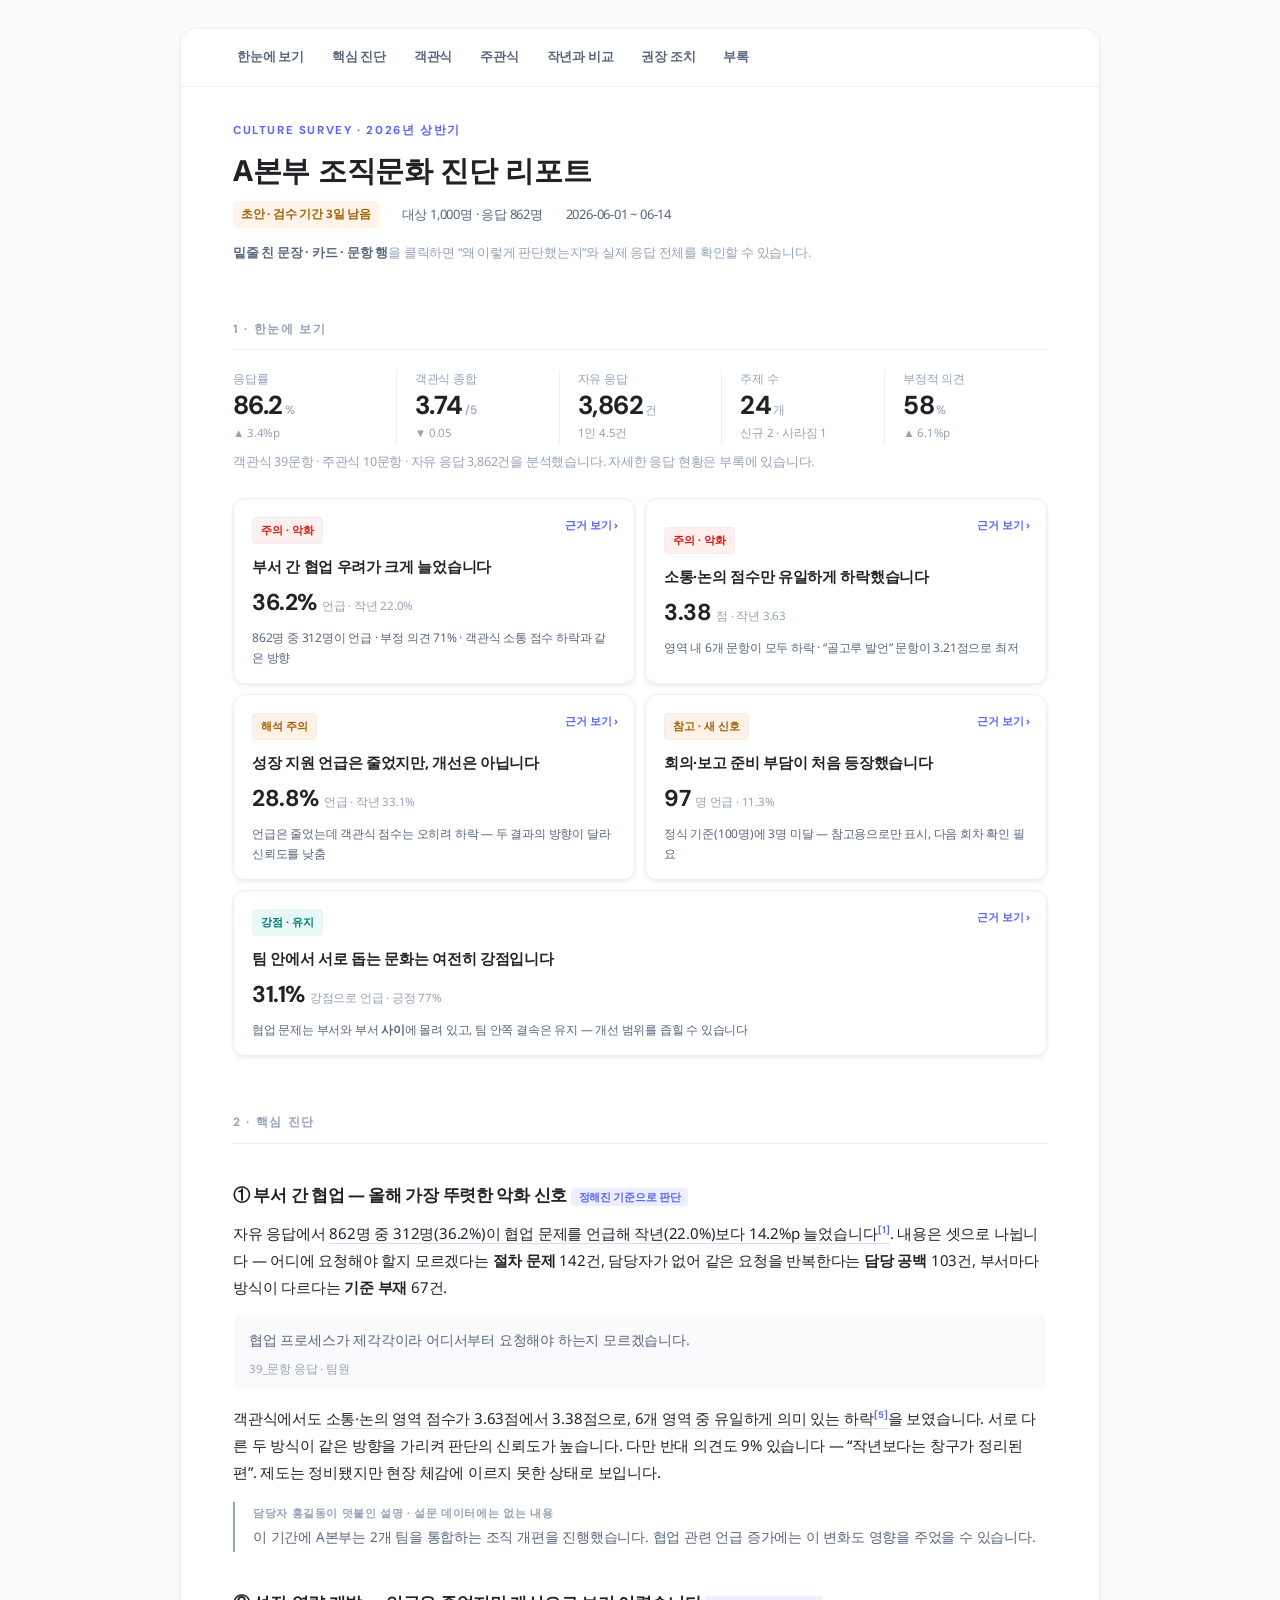
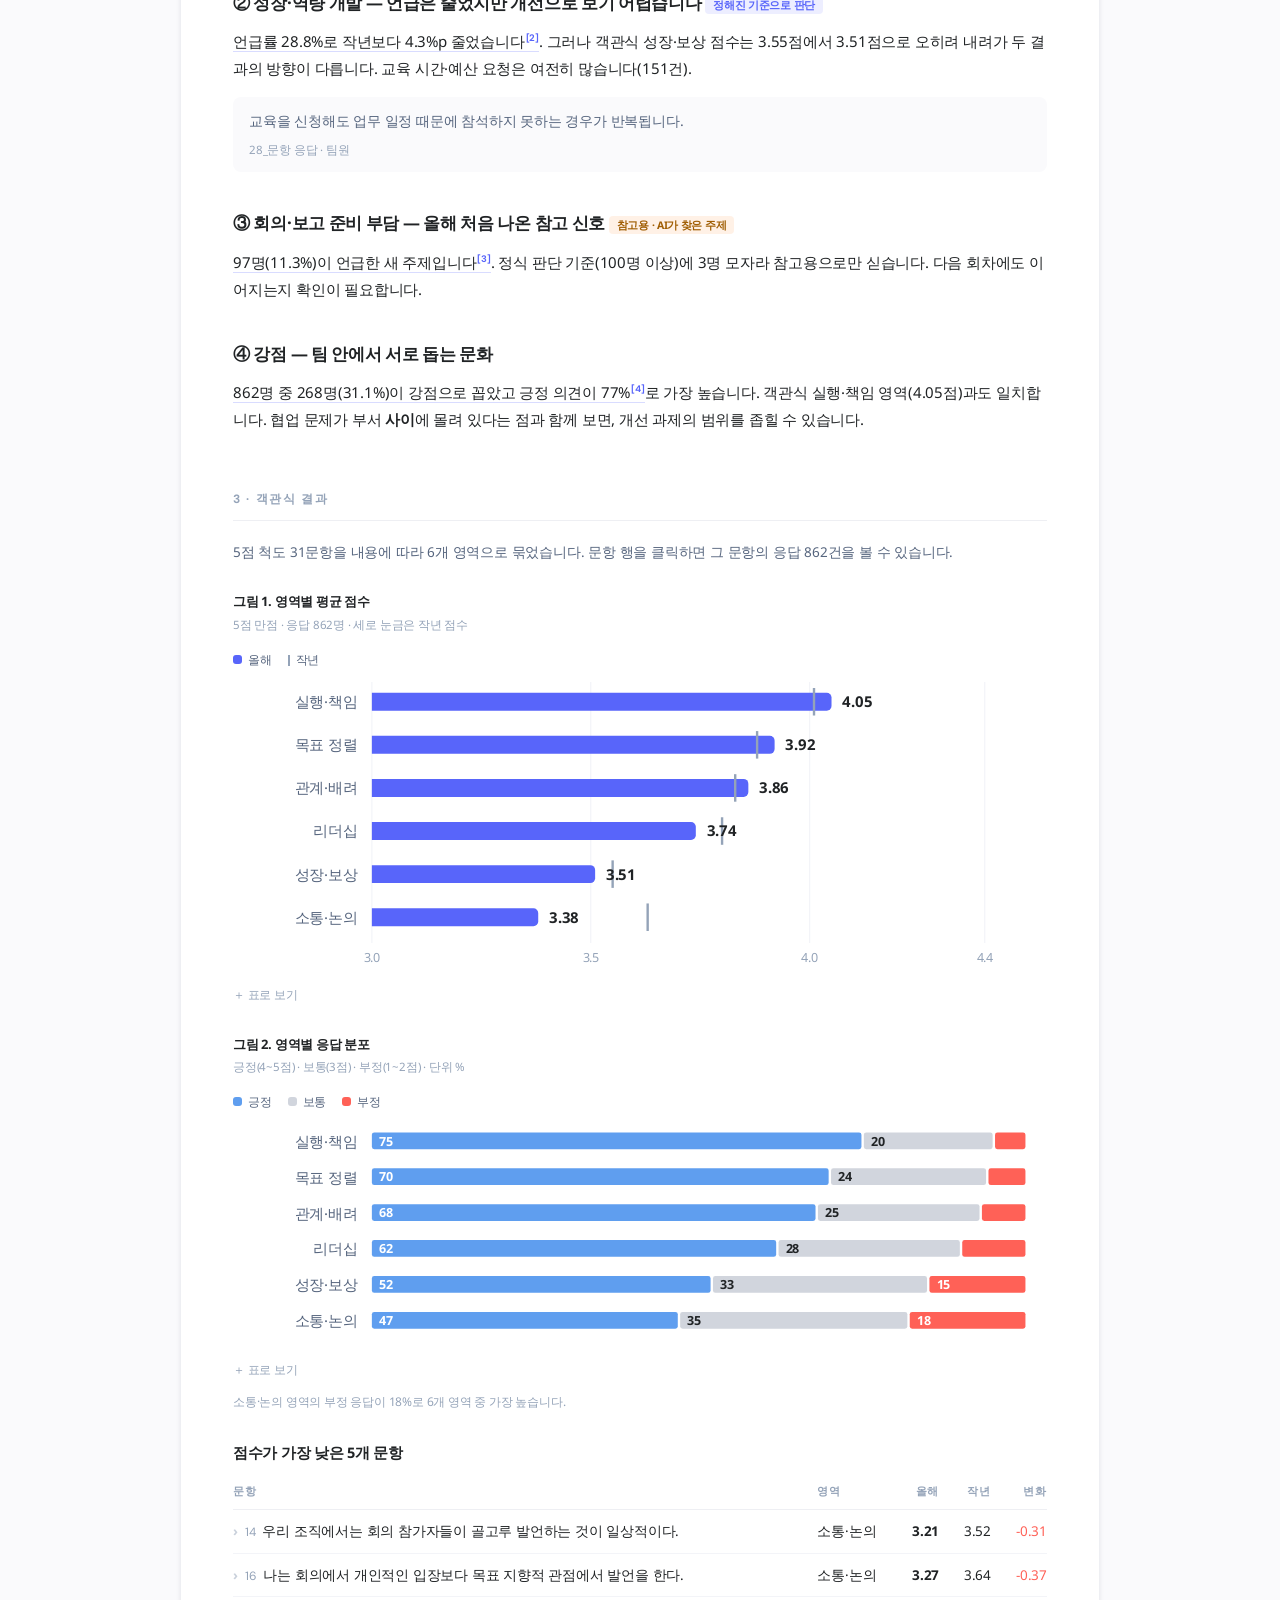
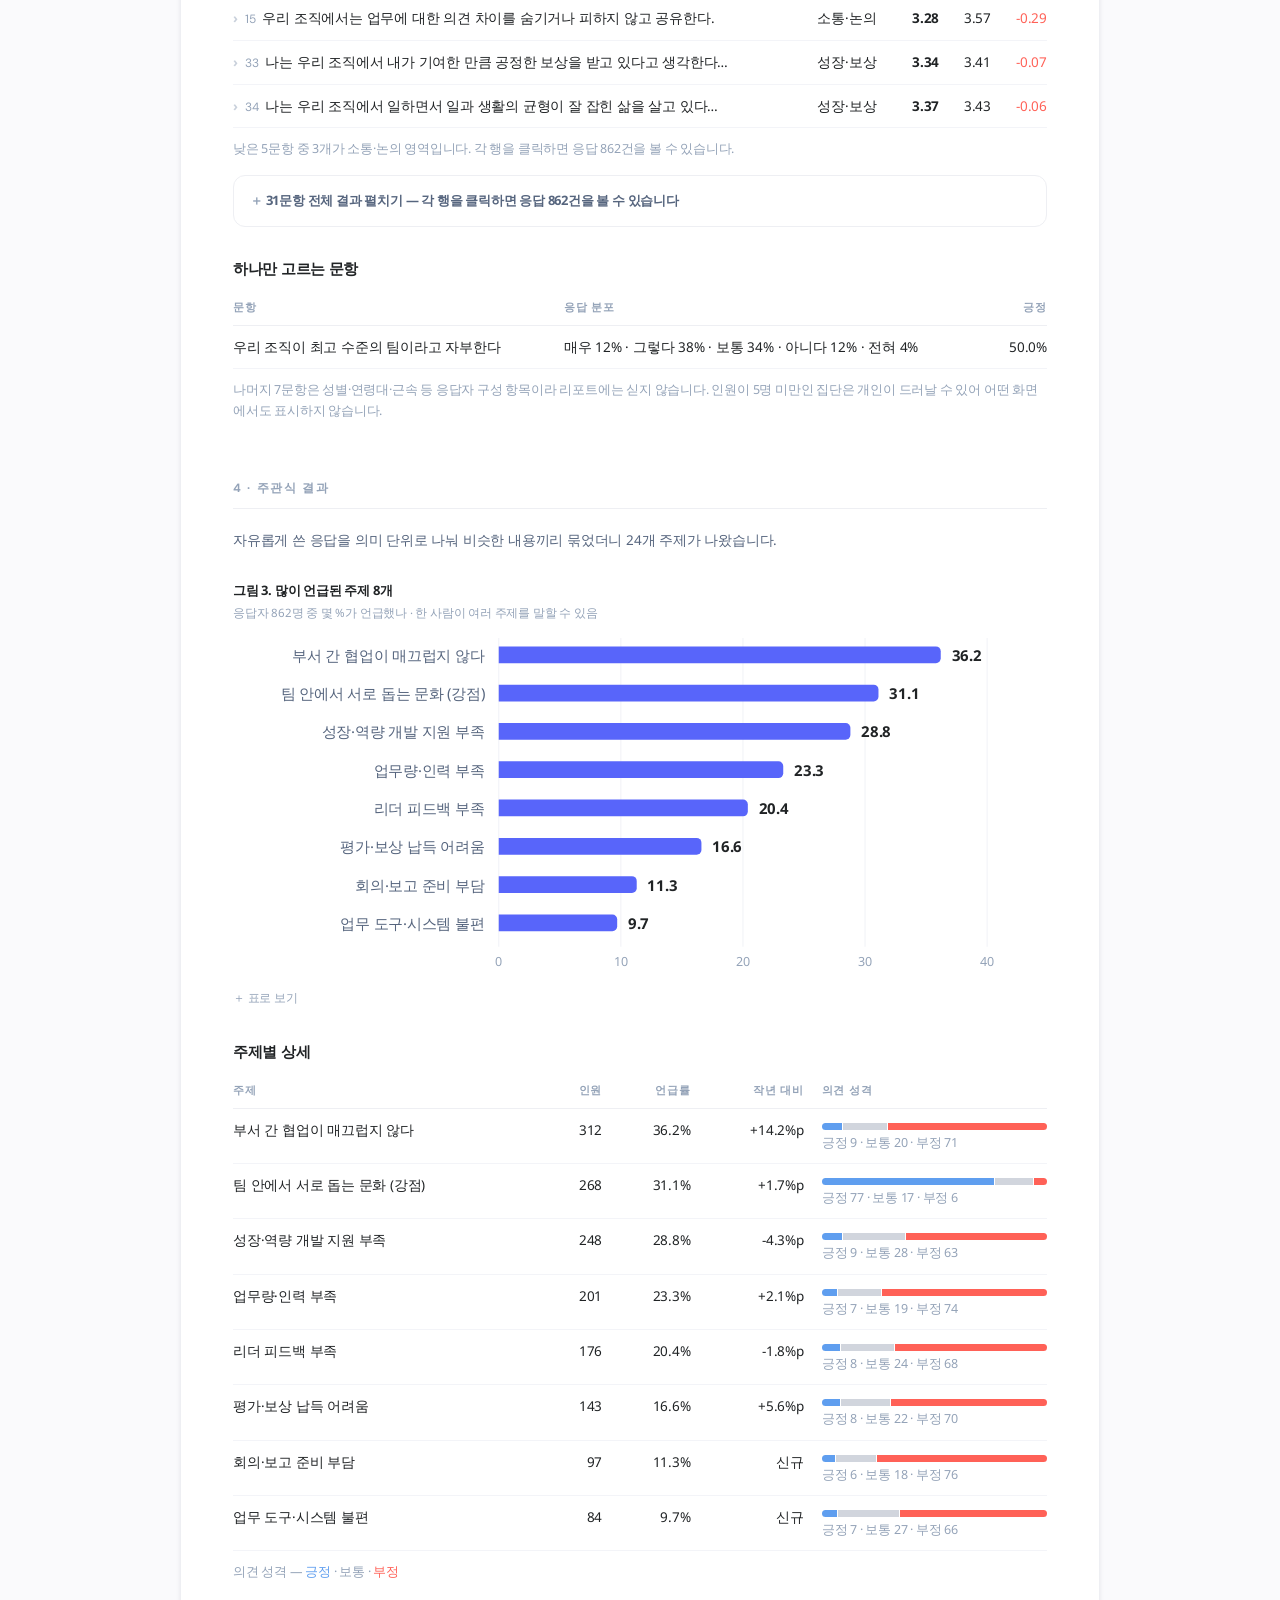
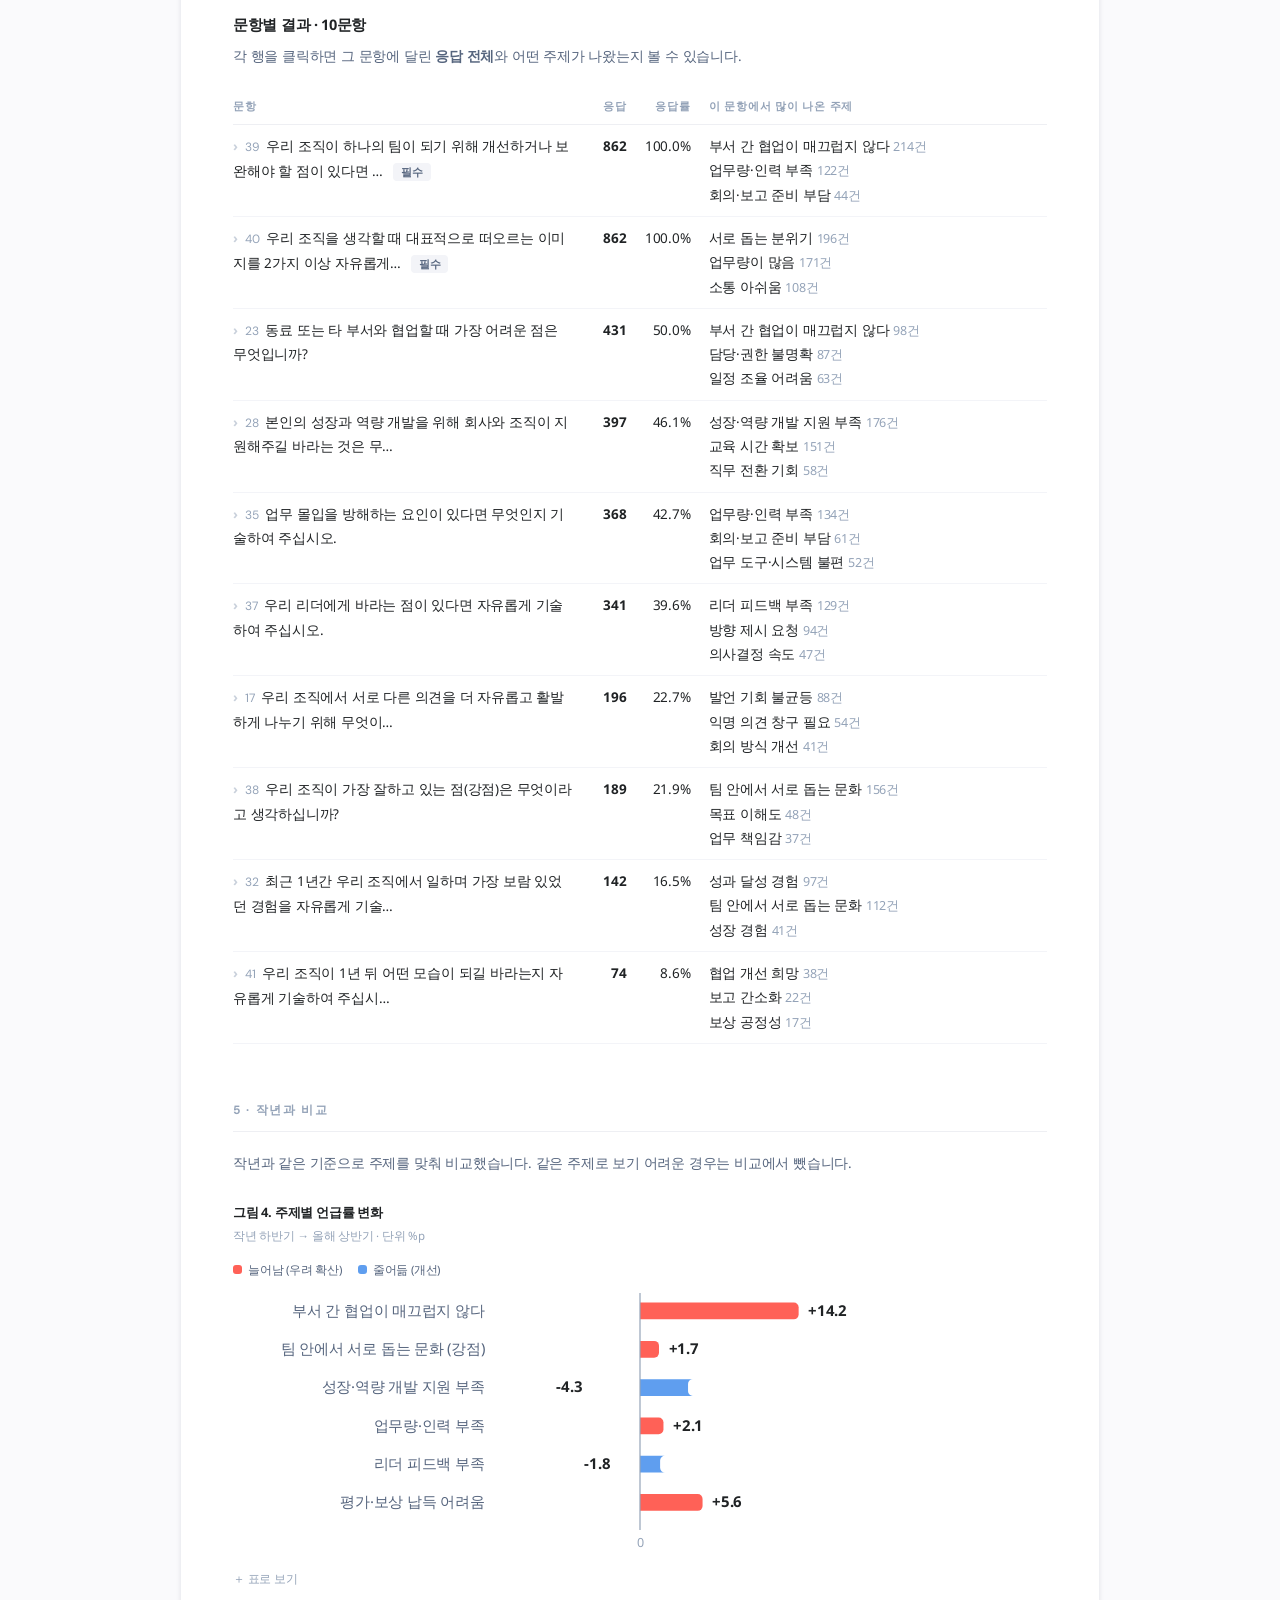
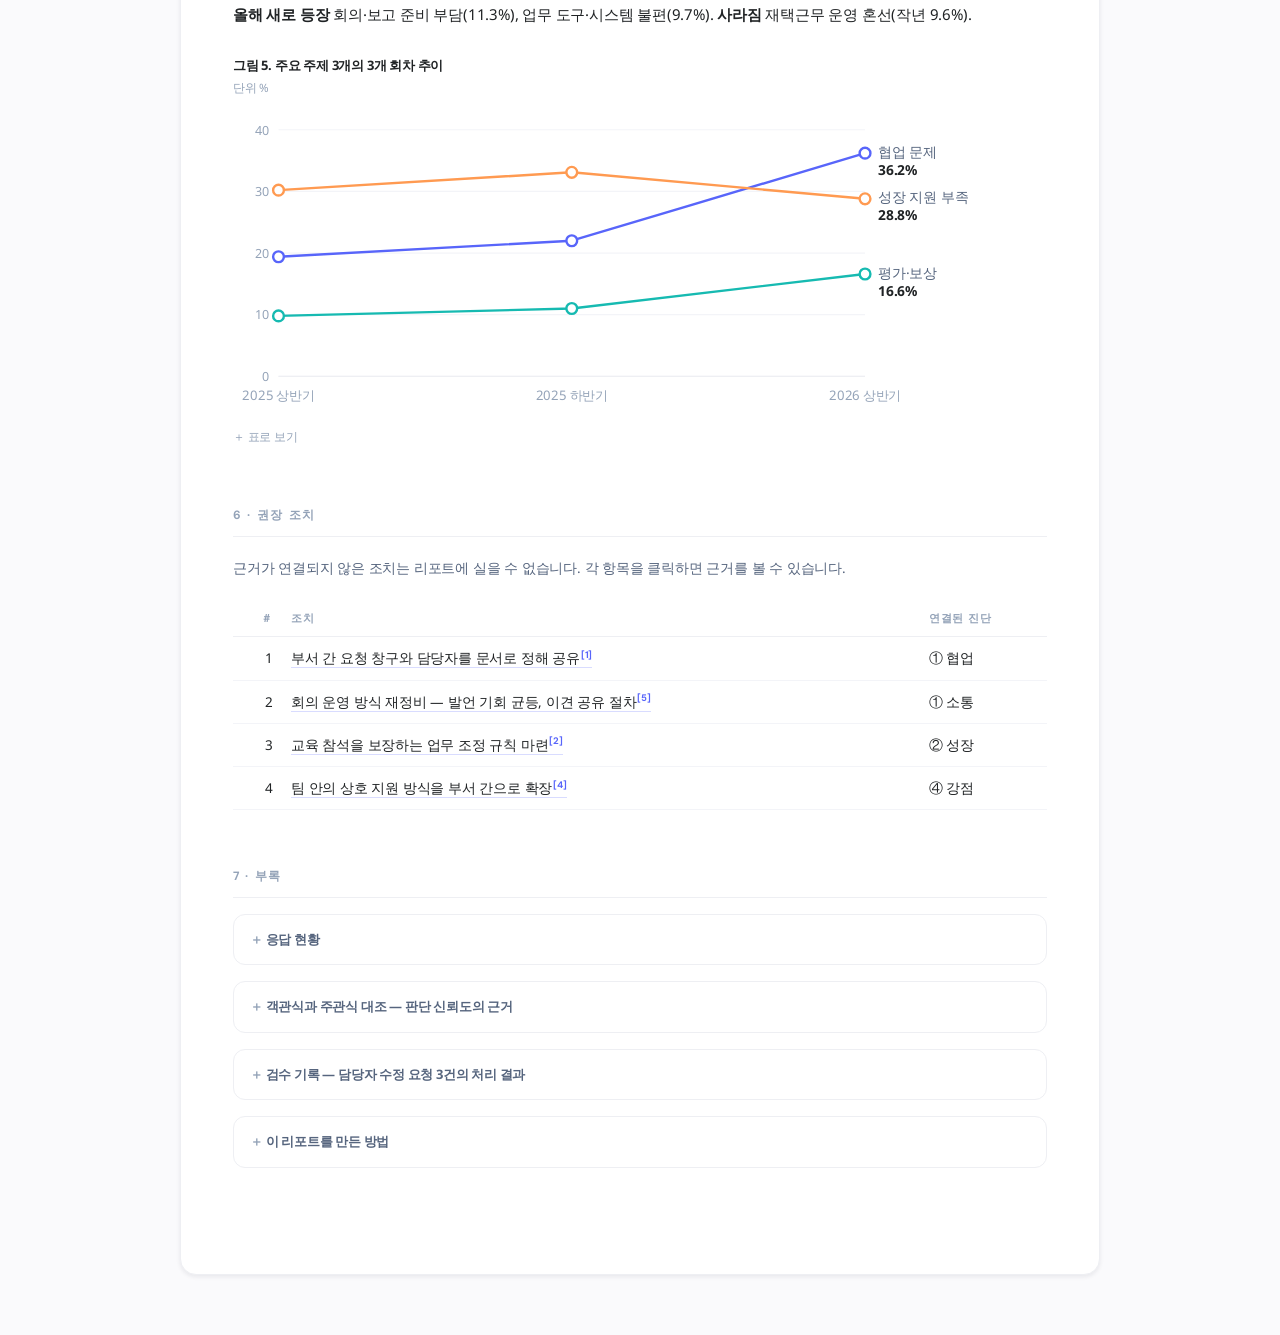
<file: guide/report-evidence-review-v2.html>
<!doctype html>
<html lang="ko">
<head>
<meta charset="utf-8">
<meta name="viewport" content="width=device-width, initial-scale=1">
<title>A본부 조직문화 진단 리포트 (초안)</title>
<link rel="preconnect" href="https://fonts.googleapis.com">
<link href="https://fonts.googleapis.com/css2?family=Noto+Sans:wght@400;700&family=DM+Sans:wght@400;500;700&display=swap" rel="stylesheet">
<style>
  :root{
    color-scheme:light;
    --bg:#FAFAFC; --surface:#FFFFFF; --ink:#202325; --ink-2:#56657E; --ink-3:#94A3B8;
    --line:#EEEFF3; --line-2:#F3F4F8;
    --series-1:#5865FA; --series-2:#FF9A51; --series-3:#16BAB1;
    --pos:#5F9EEF; --neg:#FF6157; --mid:#D1D5DD;
    --accent:#5865FA; --accent-weak:#EDEEFF; --accent-faint:#F6F7FF;
    --good:#198155; --warn:#A05E03;
    --sh-1:0px 2px 4px 0px rgba(29,27,57,.08);
    --sh-2:0px 4px 12px 0px rgba(29,27,57,.06);
    --sh-brand:0px 2px 4px 0px rgba(88,101,250,.15);
    --num:'DM Sans','Noto Sans',sans-serif;
    --mono:'DM Sans','Noto Sans',monospace;
  }
  *{box-sizing:border-box}
  html{scroll-behavior:smooth}
  html,body{background:var(--bg)}
  body{margin:0;color:var(--ink);
       font:15px/1.8 'Noto Sans',-apple-system,BlinkMacSystemFont,'Apple SD Gothic Neo','Malgun Gothic',sans-serif;
       letter-spacing:-0.2px;-webkit-font-smoothing:antialiased}
  body.lock{overflow:hidden}
  a{color:var(--accent);text-decoration:none}
  a:hover{color:#2525CF}
  .doc{max-width:920px;margin:28px auto 60px;padding:44px 52px 90px;background:var(--surface);
       border:1px solid var(--line);border-radius:16px;box-shadow:var(--sh-1)}
  @media(max-width:960px){.doc{margin:0;border-radius:0;border-left:0;border-right:0}}
  @media(max-width:720px){.doc{padding:24px 20px 60px}}

  /* ─ 상단 네비 ─ */
  .topnav{position:sticky;top:0;z-index:60;background:rgba(255,255,255,.96);
          border-bottom:1px solid var(--line);margin:-44px -52px 34px;padding:12px 44px;
          display:flex;gap:4px;flex-wrap:wrap;backdrop-filter:blur(6px);border-radius:16px 16px 0 0}
  @media(max-width:720px){.topnav{margin:-24px -20px 24px;padding:10px 14px;border-radius:0}}
  .topnav a{font-size:12.5px;font-weight:700;color:var(--ink-2);text-decoration:none;
            padding:5px 12px;border-radius:9999px;white-space:nowrap}
  .topnav a:hover{background:var(--accent-weak);color:var(--accent)}
  h2{scroll-margin-top:66px}

  .head{margin-bottom:38px}
  .eyebrow{font-size:11.5px;font-weight:700;letter-spacing:.14em;color:var(--accent);text-transform:uppercase;
           font-family:var(--num)}
  h1{font-size:29px;line-height:1.3;margin:10px 0 12px;letter-spacing:-.3px;font-weight:700}
  .meta{font-size:13px;color:var(--ink-2);display:flex;gap:10px;flex-wrap:wrap;align-items:center}
  .meta i{color:var(--line);font-style:normal}
  .state{font-size:11.5px;font-weight:700;color:var(--warn);border:0;
         border-radius:4px;padding:3px 8px;background:rgba(255,154,81,.12)}
  .howto{margin-top:14px;font-size:12.5px;color:var(--ink-3);line-height:1.7}
  .howto b{color:var(--ink-2)}

  h2{font-size:12px;font-weight:700;letter-spacing:.14em;text-transform:uppercase;color:var(--ink-3);
     margin:56px 0 0;padding-bottom:9px;border-bottom:1px solid var(--line);font-family:var(--num)}
  h2+p,h2+.lead,h2+figure,h2+table,h2+.stats,h2+.issues{margin-top:20px}
  h3{font-size:17px;margin:36px 0 10px;letter-spacing:-.3px;font-weight:700}
  h4{font-size:14.5px;margin:28px 0 8px;font-weight:700;letter-spacing:-.3px}
  p{margin:0 0 15px}
  .lead{color:var(--ink-2);font-size:13.5px;line-height:1.75;margin:0 0 20px}
  .note{color:var(--ink-3);font-size:12.5px;line-height:1.7;margin:10px 0 0}

  .cl{border-bottom:1px solid #D9DCFF;cursor:pointer;transition:background .1s}
  .cl:hover{background:var(--accent-weak)}
  .cl.seen{background:var(--accent-faint)}
  .cl sup{font-size:9.5px;font-weight:700;color:var(--accent);margin-left:1px;vertical-align:super;font-family:var(--num)}

  /* ─ 한눈에 보기 ─ */
  .stats{display:grid;grid-template-columns:repeat(5,1fr);margin:22px 0 6px}
  @media(max-width:720px){.stats{grid-template-columns:repeat(2,1fr);gap:16px 0}}
  .stat{padding:0 18px;border-left:1px solid var(--line)}
  .stat:first-child{padding-left:0;border-left:0}
  .stat .k{font-size:11.5px;color:var(--ink-3);line-height:1.5}
  .stat .v{font-size:26px;font-weight:700;letter-spacing:-.02em;line-height:1.35;font-family:var(--num)}
  .stat .v small{font-size:12px;font-weight:500;color:var(--ink-3);margin-left:2px;letter-spacing:0}
  .stat .d{font-size:11.5px;color:var(--ink-3)}
  .up{color:var(--neg)}.dn{color:var(--good)}
  .respline{font-size:12.5px;color:var(--ink-3);margin:8px 0 0}

  .issues{display:grid;grid-template-columns:1fr 1fr;gap:10px;margin-top:24px}
  @media(max-width:720px){.issues{grid-template-columns:1fr}}
  .iss{text-align:left;border:1px solid var(--line);border-radius:12px;background:var(--surface);
       padding:16px 18px 15px;cursor:pointer;font:inherit;letter-spacing:-0.2px;position:relative;width:100%;
       box-shadow:var(--sh-1);transition:border-color .12s,box-shadow .12s}
  .iss:hover{border-color:var(--accent);box-shadow:var(--sh-brand)}
  .iss .chip{display:inline-block;font-size:10.5px;font-weight:700;letter-spacing:0;
             padding:3px 8px;border-radius:4px}
  .iss.warn .chip{background:rgba(255,97,87,.1);color:#D3180C}
  .iss.info .chip{background:rgba(255,154,81,.14);color:#A05E03}
  .iss.good .chip{background:rgba(22,186,177,.1);color:#007872}
  .iss .it{font-size:14.5px;font-weight:700;margin:9px 0 3px;letter-spacing:-.3px;color:var(--ink)}
  .iss .in{font-size:23px;font-weight:700;letter-spacing:-.02em;color:var(--ink);font-family:var(--num)}
  .iss .in small{font-size:11.5px;font-weight:400;color:var(--ink-3);margin-left:5px;letter-spacing:-0.2px;
                 font-family:'Noto Sans',sans-serif}
  .iss .id2{font-size:12px;color:var(--ink-2);line-height:1.65;margin-top:5px}
  .iss .go{position:absolute;right:16px;top:16px;font-size:11px;color:var(--accent);font-weight:700}

  /* ─ 차트·표 ─ */
  figure{margin:26px 0 10px}
  .fig-t{font-size:13px;font-weight:700;margin-bottom:1px}
  .fig-s{font-size:11.5px;color:var(--ink-3);margin-bottom:14px}
  .viz{width:100%;height:auto;display:block;overflow:visible}
  .legend{display:flex;gap:16px;flex-wrap:wrap;font-size:11.5px;color:var(--ink-2);margin:0 0 12px}
  .legend i{width:9px;height:9px;border-radius:3px;display:inline-block;margin-right:6px}
  .legend .tick{display:inline-block;width:2px;height:11px;background:var(--ink-3);
                margin-right:6px;vertical-align:-2px}
  figcaption{font-size:12px;color:var(--ink-3);margin-top:10px;line-height:1.65}
  details.tv{margin-top:10px}
  details.tv summary{font-size:11.5px;color:var(--ink-3);cursor:pointer;list-style:none;display:inline-block}
  details.tv summary::-webkit-details-marker{display:none}
  details.tv summary::before{content:'＋ '}
  details.tv[open] summary::before{content:'－ '}

  table{width:100%;border-collapse:collapse;font-size:13.5px;margin:6px 0}
  th,td{text-align:left;padding:9px 0;border-bottom:1px solid var(--line-2);vertical-align:top}
  th+th,td+td{padding-left:18px}
  th{font-size:11px;color:var(--ink-3);font-weight:700;letter-spacing:.07em;text-transform:uppercase;
     border-bottom:1px solid var(--line);padding-bottom:7px;font-family:var(--num)}
  td.n,th.n{text-align:right;font-variant-numeric:tabular-nums;white-space:nowrap}
  .mini{display:flex;gap:1px;height:7px;border-radius:4px;overflow:hidden;min-width:90px;margin-top:5px}
  tr.qrow{cursor:pointer}
  tr.qrow:hover{background:var(--accent-faint)}
  tr.qrow:hover td:first-child{color:var(--accent)}
  tr.qrow td:first-child::before{content:'›';color:var(--ink-3);margin-right:7px;font-weight:700;opacity:.5}
  tr.qrow:hover td:first-child::before{color:var(--accent);opacity:1}
  .qnum{color:var(--ink-3);font-variant-numeric:tabular-nums;font-size:12px;margin-right:7px;font-family:var(--num)}
  .arealab{font-size:11px;font-weight:700;letter-spacing:.1em;text-transform:uppercase;
           color:var(--accent);padding-top:16px}

  .fold{border:1px solid var(--line);border-radius:12px;margin:16px 0;background:var(--surface)}
  .fold>summary{cursor:pointer;padding:13px 16px;font-size:13px;font-weight:700;
                color:var(--ink-2);list-style:none}
  .fold>summary::-webkit-details-marker{display:none}
  .fold>summary::before{content:'＋ ';color:var(--ink-3)}
  .fold[open]>summary::before{content:'－ '}
  .fold>.inner{padding:2px 16px 14px}

  blockquote{margin:14px 0;padding:12px 16px;border-left:0;background:var(--bg);border-radius:8px;
             font-size:14px;color:var(--ink-2);line-height:1.75}
  blockquote cite{display:block;margin-top:6px;font-size:11.5px;color:var(--ink-3);font-style:normal}
  .tag{font-size:10.5px;font-weight:700;color:var(--ink-2);border:0;background:var(--line-2);
       border-radius:4px;padding:2px 8px;white-space:nowrap}
  .tag.rule{color:var(--accent);background:var(--accent-weak)}
  .tag.llm{color:#A05E03;background:rgba(255,154,81,.14)}
  .human{border-left:2px solid var(--ink-3);padding:2px 0 2px 18px;margin:16px 0;color:var(--ink-2);
         font-size:13.5px;line-height:1.75}
  .human b{display:block;font-size:10.5px;letter-spacing:.06em;text-transform:uppercase;
           color:var(--ink-3);margin-bottom:4px;font-weight:700}
  .mono{font-family:var(--num);font-size:11px;color:var(--ink-3)}
  .pass{color:var(--good);font-weight:700}

  /* ═══ 팝업 ═══ */
  .scrim{position:fixed;inset:0;background:rgba(0,0,0,.5);opacity:0;pointer-events:none;
         transition:opacity .16s;z-index:80}
  .scrim.on{opacity:1;pointer-events:auto}
  .modal{position:fixed;z-index:81;left:50%;top:50%;transform:translate(-50%,-48%) scale(.985);
         width:min(1180px,calc(100vw - 40px));height:min(780px,calc(100vh - 56px));
         background:var(--surface);border-radius:16px;box-shadow:0px 4px 12px 0px rgba(29,27,57,.06),0 20px 60px rgba(29,27,57,.22);
         opacity:0;pointer-events:none;transition:opacity .16s,transform .16s;
         display:grid;grid-template-columns:minmax(0,430px) minmax(0,1fr);overflow:hidden}
  .modal.on{opacity:1;pointer-events:auto;transform:translate(-50%,-50%) scale(1)}
  @media(max-width:900px){.modal{grid-template-columns:1fr;grid-template-rows:auto 1fr;
    width:calc(100vw - 20px);height:calc(100vh - 20px)}}
  .m-left{border-right:1px solid var(--line);overflow:auto;padding:24px 26px 30px}
  .m-right{overflow:auto;background:var(--bg);display:flex;flex-direction:column}
  @media(max-width:900px){.m-left{border-right:0;border-bottom:1px solid var(--line)}}
  .m-left::-webkit-scrollbar,.m-right::-webkit-scrollbar,.list-body::-webkit-scrollbar{width:7px}
  .m-left::-webkit-scrollbar-thumb,.m-right::-webkit-scrollbar-thumb,
  .list-body::-webkit-scrollbar-thumb{background:var(--line);border-radius:9999px}
  .m-close{position:absolute;right:12px;top:10px;z-index:3;border:0;background:var(--surface);
           font-size:18px;line-height:1;color:var(--ink-3);cursor:pointer;padding:6px 10px;border-radius:8px}
  .m-close:hover{background:var(--line-2);color:var(--ink)}

  .m-eyebrow{font-size:11px;font-weight:700;letter-spacing:.12em;color:var(--accent);
             text-transform:uppercase;margin-bottom:8px;font-family:var(--num)}
  .m-claim{font-size:17px;font-weight:700;line-height:1.5;letter-spacing:-.3px;margin-bottom:18px}
  .m-sec{font-size:13px;font-weight:700;margin:24px 0 10px}
  .cards{display:grid;grid-template-columns:repeat(3,1fr);gap:1px;background:var(--line);
         border:1px solid var(--line);border-radius:12px;overflow:hidden}
  .card{background:var(--surface);padding:11px 12px}
  .card .ck{font-size:11px;color:var(--ink-3);line-height:1.45}
  .card .cv{font-size:19px;font-weight:700;letter-spacing:-.02em;line-height:1.4;font-family:var(--num)}
  .card .cv small{font-size:11px;font-weight:400;color:var(--ink-3);letter-spacing:-0.2px;
                  font-family:'Noto Sans',sans-serif}

  .steps{counter-reset:s;margin:0;padding:0;list-style:none}
  .steps li{counter-increment:s;position:relative;padding:0 0 14px 30px;font-size:13.5px;line-height:1.7;
            color:var(--ink-2)}
  .steps li::before{content:counter(s);position:absolute;left:0;top:2px;width:19px;height:19px;
    border-radius:9999px;background:var(--accent-weak);color:var(--accent);font-size:11px;font-weight:700;
    display:flex;align-items:center;justify-content:center;font-family:var(--num)}
  .steps li b{color:var(--ink)}
  .checks{margin:0;padding:0;list-style:none}
  .checks li{display:flex;gap:9px;align-items:flex-start;font-size:13px;padding:5px 0;color:var(--ink-2)}
  .checks li span.ok{color:var(--good);font-weight:700;flex:none}
  .checks li span.no{color:var(--warn);font-weight:700;flex:none}

  .drill{display:flex;justify-content:space-between;gap:10px;align-items:center;width:100%;
         text-align:left;border:1px solid var(--line);border-radius:8px;background:var(--surface);
         padding:10px 12px;margin:0 0 6px;cursor:pointer;font:inherit;letter-spacing:-0.2px;font-size:13px;color:var(--ink)}
  .drill:hover{border-color:var(--accent);background:var(--accent-faint)}
  .drill.on{border-color:var(--accent);background:var(--accent-weak)}
  .drill .dv{font-weight:700;font-variant-numeric:tabular-nums;white-space:nowrap;font-family:var(--num)}
  .drill::after{content:'›';color:var(--ink-3);font-size:15px;margin-left:2px}
  .drill.on::after{color:var(--accent)}
  .drill.big{background:var(--accent);border-color:var(--accent);color:#fff;margin-top:4px;
             box-shadow:var(--sh-brand);
             font:700 13px/1.6 'Noto Sans',sans-serif;letter-spacing:-0.2px}
  .drill.big:hover{opacity:.9;background:var(--accent)}
  .drill.big::after{color:rgba(255,255,255,.7)}
  .tech{margin-top:22px;border-top:1px solid var(--line-2);padding-top:6px}
  .tech summary{font-size:11.5px;color:var(--ink-3);cursor:pointer;list-style:none;padding:6px 0}
  .tech summary::-webkit-details-marker{display:none}
  .tech summary::before{content:'＋ '}
  .tech[open] summary::before{content:'－ '}
  .tech .kv{display:flex;justify-content:space-between;gap:10px;font-size:11.5px;padding:3px 0;
            font-family:var(--num);color:var(--ink-3)}

  .rp-pad{padding:24px 26px 30px}
  .rp-empty{color:var(--ink-3);font-size:13px;line-height:1.85}
  .rp-t{font-size:16px;font-weight:700;letter-spacing:-.3px;line-height:1.45}
  .rp-cond{font-size:12px;color:var(--ink-3);margin:6px 0 18px;line-height:1.65}
  .big{font-size:36px;font-weight:700;letter-spacing:-.02em;line-height:1.15;font-family:var(--num)}
  .big small{font-size:13px;font-weight:400;color:var(--ink-3);margin-left:5px;letter-spacing:-0.2px;
             font-family:'Noto Sans',sans-serif}
  .rp-sub{font-size:12px;font-weight:700;color:var(--ink-2);margin:24px 0 8px}
  .drow{display:grid;grid-template-columns:132px 1fr 108px;align-items:center;gap:10px;
        font-size:13px;padding:4px 0}
  .drow .dk{color:var(--ink-2)}
  .drow .db{height:13px;background:var(--line-2);border-radius:4px;overflow:hidden}
  .drow .db i{display:block;height:100%;background:var(--series-1);border-radius:4px}
  .drow .dn{text-align:right;font-variant-numeric:tabular-nums;color:var(--ink-2)}
  .drow .dn b{color:var(--ink)}
  .rerun{display:flex;gap:9px;margin-top:18px;padding:11px 13px;border:1px solid var(--line);
         border-radius:8px;background:var(--surface);font-size:12.5px;color:var(--ink-2)}
  .rerun b{color:var(--good)}
  .btn{border:1px solid var(--line);background:var(--surface);border-radius:8px;padding:7px 12px;
       font-size:12px;font-weight:700;cursor:pointer;color:var(--ink-2);font-family:inherit;letter-spacing:-0.2px}
  .btn:hover{border-color:var(--accent);color:var(--accent)}
  .btnrow{display:flex;gap:7px;flex-wrap:wrap;margin-top:18px}

  .list-head{padding:20px 26px 14px;border-bottom:1px solid var(--line);background:var(--surface);flex:none}
  .list-title{font-size:16px;font-weight:700;letter-spacing:-.3px}
  .list-sub{font-size:12px;color:var(--ink-3);margin-top:4px;line-height:1.6}
  .tools{display:flex;gap:8px;flex-wrap:wrap;margin-top:13px;align-items:center}
  .search{flex:1 1 180px;min-width:140px;border:1px solid #D1D5DD;border-radius:8px;
          padding:7px 11px;font:inherit;letter-spacing:-0.2px;font-size:13px;color:var(--ink);background:var(--surface)}
  .search:focus{outline:2px solid var(--accent-weak);border-color:var(--accent)}
  .chip{border:1px solid var(--line);background:var(--surface);border-radius:9999px;padding:5px 12px;
        font-size:12px;font-weight:700;color:var(--ink-2);cursor:pointer;font-family:inherit;letter-spacing:-0.2px}
  .chip:hover{border-color:var(--accent);color:var(--accent)}
  .chip.on{background:var(--accent);border-color:var(--accent);color:#fff}
  .list-count{font-size:12px;color:var(--ink-3);margin-top:11px}
  .list-body{overflow:auto;padding:6px 26px 26px;flex:1 1 auto}
  .ritem{padding:13px 0;border-bottom:1px solid var(--line-2);display:grid;
         grid-template-columns:38px 1fr;gap:12px}
  .ritem .rno{font-size:11.5px;color:var(--ink-3);font-variant-numeric:tabular-nums;padding-top:2px;font-family:var(--num)}
  .ritem .rtx{font-size:13.5px;line-height:1.75}
  .ritem .rmeta{font-size:11.5px;color:var(--ink-3);margin-top:5px;display:flex;gap:7px;flex-wrap:wrap}
  .sdot{width:7px;height:7px;border-radius:9999px;display:inline-block;margin-right:4px}
  .rthemes{display:flex;gap:5px;flex-wrap:wrap;margin-top:7px}
  .tchip{font-size:10.5px;font-weight:700;color:var(--ink-2);border:1px solid var(--line);
         border-radius:9999px;padding:1.5px 9px;background:var(--surface);cursor:pointer;font-family:inherit;
         letter-spacing:-0.2px;line-height:1.6}
  .tchip::before{content:'#';opacity:.45;margin-right:2px}
  .tchip:hover{border-color:var(--accent);color:var(--accent)}
  .tchip.on{background:var(--accent);border-color:var(--accent);color:#fff}
  .tchip.on::before{opacity:.7}
  .dsel{border:1px solid var(--line);border-radius:8px;padding:6px 8px;font:inherit;letter-spacing:-0.2px;
        font-size:12px;font-weight:700;color:var(--ink-2);background:var(--surface);cursor:pointer}
  .dsel:hover{border-color:var(--accent)}
  .dsel:has(option:checked:not([value=""])){border-color:var(--accent);color:var(--accent)}
  .kblock{margin:26px 4px;padding:22px 18px;border:1px dashed #D1D5DD;border-radius:12px;
          color:var(--ink-2);font-size:13px;line-height:1.85;text-align:center;background:var(--surface)}
  .kblock b{display:block;font-size:14.5px;color:var(--ink);margin-bottom:5px}
  .maskrow td{color:var(--ink-3);font-size:12.5px}
  .score{display:inline-flex;align-items:center;justify-content:center;min-width:22px;height:22px;
         border-radius:4px;font-size:12px;font-weight:700;color:#fff;font-variant-numeric:tabular-nums;
         font-family:var(--num)}
  .list-note{font-size:11.5px;color:var(--ink-3);line-height:1.7;padding:14px 0 4px;
             border-top:1px solid var(--line);margin-top:10px}
  mark,.hl{background:var(--accent-weak);border-bottom:1.5px solid #D9DCFF;color:inherit;padding:0}
  #tip{position:fixed;pointer-events:none;opacity:0;transition:opacity .1s;z-index:90;
       background:#202325;color:#fff;font-size:11.5px;line-height:1.55;padding:7px 10px;
       border-radius:8px;max-width:230px;box-shadow:var(--sh-2)}
</style>
</head>
<body>
<div id="tip"></div>

<main class="doc">
  <nav class="topnav">
    <a href="#s1">한눈에 보기</a><a href="#s2">핵심 진단</a><a href="#s3">객관식</a>
    <a href="#s4">주관식</a><a href="#s5">작년과 비교</a><a href="#s6">권장 조치</a><a href="#s7">부록</a>
  </nav>

  <div class="head">
    <div class="eyebrow">Culture Survey · 2026년 상반기</div>
    <h1>A본부 조직문화 진단 리포트</h1>
    <div class="meta">
      <span class="state">초안 · 검수 기간 3일 남음</span><i>·</i>
      <span>대상 1,000명 · 응답 862명</span><i>·</i>
      <span>2026-06-01 ~ 06-14</span>
    </div>
    <div class="howto"><b>밑줄 친 문장 · 카드 · 문항 행</b>을 클릭하면 “왜 이렇게 판단했는지”와 실제 응답 전체를 확인할 수 있습니다.</div>
  </div>

  <!-- 1 한눈에 보기 -->
  <h2 id="s1">1 · 한눈에 보기</h2>
  <div class="stats">
    <div class="stat"><div class="k">응답률</div><div class="v">86.2<small>%</small></div><div class="d dn">▲ 3.4%p</div></div>
    <div class="stat"><div class="k">객관식 종합</div><div class="v" id="k-all">–</div><div class="d up">▼ 0.05</div></div>
    <div class="stat"><div class="k">자유 응답</div><div class="v">3,862<small>건</small></div><div class="d">1인 4.5건</div></div>
    <div class="stat"><div class="k">주제 수</div><div class="v">24<small>개</small></div><div class="d">신규 2 · 사라짐 1</div></div>
    <div class="stat"><div class="k">부정적 의견</div><div class="v">58<small>%</small></div><div class="d up">▲ 6.1%p</div></div>
  </div>
  <p class="respline">객관식 39문항 · 주관식 10문항 · 자유 응답 3,862건을 분석했습니다. 자세한 응답 현황은 부록에 있습니다.</p>

  <div class="issues">
    <button class="iss warn" data-ev="i1">
      <span class="chip">주의 · 악화</span><span class="go">근거 보기 ›</span>
      <div class="it">부서 간 협업 우려가 크게 늘었습니다</div>
      <div class="in">36.2%<small>언급 · 작년 22.0%</small></div>
      <div class="id2">862명 중 312명이 언급 · 부정 의견 71% · 객관식 소통 점수 하락과 같은 방향</div>
    </button>
    <button class="iss warn" data-ev="i5">
      <span class="chip">주의 · 악화</span><span class="go">근거 보기 ›</span>
      <div class="it">소통·논의 점수만 유일하게 하락했습니다</div>
      <div class="in">3.38<small>점 · 작년 3.63</small></div>
      <div class="id2">영역 내 6개 문항이 모두 하락 · “골고루 발언” 문항이 3.21점으로 최저</div>
    </button>
    <button class="iss info" data-ev="i2">
      <span class="chip">해석 주의</span><span class="go">근거 보기 ›</span>
      <div class="it">성장 지원 언급은 줄었지만, 개선은 아닙니다</div>
      <div class="in">28.8%<small>언급 · 작년 33.1%</small></div>
      <div class="id2">언급은 줄었는데 객관식 점수는 오히려 하락 — 두 결과의 방향이 달라 신뢰도를 낮춤</div>
    </button>
    <button class="iss info" data-ev="i3">
      <span class="chip">참고 · 새 신호</span><span class="go">근거 보기 ›</span>
      <div class="it">회의·보고 준비 부담이 처음 등장했습니다</div>
      <div class="in">97<small>명 언급 · 11.3%</small></div>
      <div class="id2">정식 기준(100명)에 3명 미달 — 참고용으로만 표시, 다음 회차 확인 필요</div>
    </button>
    <button class="iss good" data-ev="i4" style="grid-column:1/-1">
      <span class="chip">강점 · 유지</span><span class="go">근거 보기 ›</span>
      <div class="it">팀 안에서 서로 돕는 문화는 여전히 강점입니다</div>
      <div class="in">31.1%<small>강점으로 언급 · 긍정 77%</small></div>
      <div class="id2">협업 문제는 부서와 부서 <b>사이</b>에 몰려 있고, 팀 안쪽 결속은 유지 — 개선 범위를 좁힐 수 있습니다</div>
    </button>
  </div>

  <!-- 2 핵심 진단 -->
  <h2 id="s2">2 · 핵심 진단</h2>

  <h3>① 부서 간 협업 — 올해 가장 뚜렷한 악화 신호 <span class="tag rule">정해진 기준으로 판단</span></h3>
  <p>자유 응답에서 <span class="cl" data-ev="i1">862명 중 312명(36.2%)이 협업 문제를 언급해 작년(22.0%)보다 14.2%p 늘었습니다<sup>[1]</sup></span>.
     내용은 셋으로 나뉩니다 — 어디에 요청해야 할지 모르겠다는 <strong>절차 문제</strong> 142건,
     담당자가 없어 같은 요청을 반복한다는 <strong>담당 공백</strong> 103건, 부서마다 방식이 다르다는 <strong>기준 부재</strong> 67건.</p>
  <blockquote>협업 프로세스가 제각각이라 어디서부터 요청해야 하는지 모르겠습니다.
    <cite>39_문항 응답 · 팀원</cite></blockquote>
  <p>객관식에서도 <span class="cl" data-ev="i5">소통·논의 영역 점수가 3.63점에서 3.38점으로, 6개 영역 중 유일하게 의미 있는 하락<sup>[5]</sup></span>을 보였습니다.
     서로 다른 두 방식이 같은 방향을 가리켜 판단의 신뢰도가 높습니다.
     다만 반대 의견도 9% 있습니다 — “작년보다는 창구가 정리된 편”. 제도는 정비됐지만 현장 체감에 이르지 못한 상태로 보입니다.</p>
  <div class="human">
    <b>담당자 홍길동이 덧붙인 설명 · 설문 데이터에는 없는 내용</b>
    이 기간에 A본부는 2개 팀을 통합하는 조직 개편을 진행했습니다. 협업 관련 언급 증가에는 이 변화도 영향을 주었을 수 있습니다.
  </div>

  <h3>② 성장·역량 개발 — 언급은 줄었지만 개선으로 보기 어렵습니다 <span class="tag rule">정해진 기준으로 판단</span></h3>
  <p><span class="cl" data-ev="i2">언급률 28.8%로 작년보다 4.3%p 줄었습니다<sup>[2]</sup></span>.
     그러나 객관식 성장·보상 점수는 3.55점에서 3.51점으로 오히려 내려가 두 결과의 방향이 다릅니다.
     교육 시간·예산 요청은 여전히 많습니다(151건).</p>
  <blockquote>교육을 신청해도 업무 일정 때문에 참석하지 못하는 경우가 반복됩니다.
    <cite>28_문항 응답 · 팀원</cite></blockquote>

  <h3>③ 회의·보고 준비 부담 — 올해 처음 나온 참고 신호 <span class="tag llm">참고용 · AI가 찾은 주제</span></h3>
  <p><span class="cl" data-ev="i3">97명(11.3%)이 언급한 새 주제입니다<sup>[3]</sup></span>.
     정식 판단 기준(100명 이상)에 3명 모자라 참고용으로만 싣습니다. 다음 회차에도 이어지는지 확인이 필요합니다.</p>

  <h3>④ 강점 — 팀 안에서 서로 돕는 문화</h3>
  <p><span class="cl" data-ev="i4">862명 중 268명(31.1%)이 강점으로 꼽았고 긍정 의견이 77%<sup>[4]</sup></span>로 가장 높습니다.
     객관식 실행·책임 영역(4.05점)과도 일치합니다. 협업 문제가 부서 <strong>사이</strong>에 몰려 있다는 점과 함께 보면,
     개선 과제의 범위를 좁힐 수 있습니다.</p>

  <!-- 3 객관식 -->
  <h2 id="s3">3 · 객관식 결과</h2>
  <p class="lead">5점 척도 31문항을 내용에 따라 6개 영역으로 묶었습니다. 문항 행을 클릭하면 그 문항의 응답 862건을 볼 수 있습니다.</p>

  <figure>
    <div class="fig-t">그림 1. 영역별 평균 점수</div>
    <div class="fig-s">5점 만점 · 응답 862명 · 세로 눈금은 작년 점수</div>
    <div class="legend"><span><i style="background:var(--series-1)"></i>올해</span><span><span class="tick"></span>작년</span></div>
    <svg id="c1" class="viz" role="img" aria-label="영역별 평균 점수"></svg>
    <details class="tv"><summary>표로 보기</summary><div id="c1t"></div></details>
  </figure>

  <figure>
    <div class="fig-t">그림 2. 영역별 응답 분포</div>
    <div class="fig-s">긍정(4~5점) · 보통(3점) · 부정(1~2점) · 단위 %</div>
    <div class="legend">
      <span><i style="background:var(--pos)"></i>긍정</span>
      <span><i style="background:var(--mid)"></i>보통</span>
      <span><i style="background:var(--neg)"></i>부정</span>
    </div>
    <svg id="c2" class="viz" role="img" aria-label="영역별 응답 분포"></svg>
    <details class="tv"><summary>표로 보기</summary><div id="c2t"></div></details>
    <figcaption>소통·논의 영역의 부정 응답이 <span id="cap-neg">–</span>로 6개 영역 중 가장 높습니다.</figcaption>
  </figure>

  <h4>점수가 가장 낮은 5개 문항</h4>
  <table>
    <thead><tr><th>문항</th><th>영역</th><th class="n">올해</th><th class="n">작년</th><th class="n">변화</th></tr></thead>
    <tbody id="low5"></tbody>
  </table>
  <p class="note" id="low5note">–</p>

  <details class="fold">
    <summary>31문항 전체 결과 펼치기 — 각 행을 클릭하면 응답 862건을 볼 수 있습니다</summary>
    <div class="inner">
      <table>
        <thead><tr><th>문항</th><th class="n">올해</th><th class="n">작년</th><th class="n">변화</th><th>응답 분포</th></tr></thead>
        <tbody id="q5tab"></tbody>
      </table>
    </div>
  </details>

  <h4>하나만 고르는 문항</h4>
  <table>
    <thead><tr><th>문항</th><th>응답 분포</th><th class="n">긍정</th></tr></thead>
    <tbody>
      <tr><td>우리 조직이 최고 수준의 팀이라고 자부한다</td>
          <td>매우 12% · 그렇다 38% · 보통 34% · 아니다 12% · 전혀 4%</td><td class="n">50.0%</td></tr>
    </tbody>
  </table>
  <p class="note">나머지 7문항은 성별·연령대·근속 등 응답자 구성 항목이라 리포트에는 싣지 않습니다.
     인원이 5명 미만인 집단은 개인이 드러날 수 있어 어떤 화면에서도 표시하지 않습니다.</p>

  <!-- 4 주관식 -->
  <h2 id="s4">4 · 주관식 결과</h2>
  <p class="lead">자유롭게 쓴 응답을 의미 단위로 나눠 비슷한 내용끼리 묶었더니 24개 주제가 나왔습니다.</p>

  <figure>
    <div class="fig-t">그림 3. 많이 언급된 주제 8개</div>
    <div class="fig-s">응답자 862명 중 몇 %가 언급했나 · 한 사람이 여러 주제를 말할 수 있음</div>
    <svg id="c3" class="viz" role="img" aria-label="주제별 언급률"></svg>
    <details class="tv"><summary>표로 보기</summary><div id="c3t"></div></details>
  </figure>

  <h4>주제별 상세</h4>
  <table>
    <thead><tr><th>주제</th><th class="n">인원</th><th class="n">언급률</th><th class="n">작년 대비</th><th>의견 성격</th></tr></thead>
    <tbody id="ttab"></tbody>
  </table>
  <p class="note">의견 성격 — <span style="color:var(--pos)">긍정</span> · <span style="color:var(--ink-3)">보통</span> · <span style="color:var(--neg)">부정</span></p>

  <h4>문항별 결과 · 10문항</h4>
  <p class="lead">각 행을 클릭하면 그 문항에 달린 <strong>응답 전체</strong>와 어떤 주제가 나왔는지 볼 수 있습니다.</p>
  <table>
    <thead><tr><th style="width:42%">문항</th><th class="n" style="width:52px">응답</th>
      <th class="n" style="width:60px">응답률</th><th>이 문항에서 많이 나온 주제</th></tr></thead>
    <tbody id="qttab"></tbody>
  </table>

  <!-- 5 작년과 비교 -->
  <h2 id="s5">5 · 작년과 비교</h2>
  <p class="lead">작년과 같은 기준으로 주제를 맞춰 비교했습니다. 같은 주제로 보기 어려운 경우는 비교에서 뺐습니다.</p>

  <figure>
    <div class="fig-t">그림 4. 주제별 언급률 변화</div>
    <div class="fig-s">작년 하반기 → 올해 상반기 · 단위 %p</div>
    <div class="legend">
      <span><i style="background:var(--neg)"></i>늘어남 (우려 확산)</span>
      <span><i style="background:var(--pos)"></i>줄어듦 (개선)</span>
    </div>
    <svg id="c4" class="viz" role="img" aria-label="주제별 변화"></svg>
    <details class="tv"><summary>표로 보기</summary><div id="c4t"></div></details>
  </figure>

  <p><strong>올해 새로 등장</strong> 회의·보고 준비 부담(11.3%), 업무 도구·시스템 불편(9.7%).
     <strong>사라짐</strong> 재택근무 운영 혼선(작년 9.6%).</p>

  <figure>
    <div class="fig-t">그림 5. 주요 주제 3개의 3개 회차 추이</div>
    <div class="fig-s">단위 %</div>
    <svg id="c5" class="viz" role="img" aria-label="회차별 추이"></svg>
    <details class="tv"><summary>표로 보기</summary><div id="c5t"></div></details>
  </figure>

  <!-- 6 권장 조치 -->
  <h2 id="s6">6 · 권장 조치</h2>
  <p class="lead">근거가 연결되지 않은 조치는 리포트에 실을 수 없습니다. 각 항목을 클릭하면 근거를 볼 수 있습니다.</p>
  <table>
    <thead><tr><th class="n" style="width:40px">＃</th><th>조치</th><th>연결된 진단</th></tr></thead>
    <tbody>
      <tr><td class="n">1</td><td><span class="cl" data-ev="i1">부서 간 요청 창구와 담당자를 문서로 정해 공유<sup>[1]</sup></span></td><td>① 협업</td></tr>
      <tr><td class="n">2</td><td><span class="cl" data-ev="i5">회의 운영 방식 재정비 — 발언 기회 균등, 이견 공유 절차<sup>[5]</sup></span></td><td>① 소통</td></tr>
      <tr><td class="n">3</td><td><span class="cl" data-ev="i2">교육 참석을 보장하는 업무 조정 규칙 마련<sup>[2]</sup></span></td><td>② 성장</td></tr>
      <tr><td class="n">4</td><td><span class="cl" data-ev="i4">팀 안의 상호 지원 방식을 부서 간으로 확장<sup>[4]</sup></span></td><td>④ 강점</td></tr>
    </tbody>
  </table>

  <!-- 7 부록 -->
  <h2 id="s7">7 · 부록</h2>

  <details class="fold">
    <summary>응답 현황</summary>
    <div class="inner">
      <table>
        <thead><tr><th>구분</th><th class="n">문항</th><th class="n">응답</th><th class="n">응답률</th></tr></thead>
        <tbody>
          <tr><td>객관식 · 5점 척도</td><td class="n">31</td><td class="n">862</td><td class="n">100.0%</td></tr>
          <tr><td>객관식 · 단일 선택</td><td class="n">8</td><td class="n">862</td><td class="n">100.0%</td></tr>
          <tr><td>주관식 · 필수 2문항</td><td class="n">2</td><td class="n">1,724</td><td class="n">100.0%</td></tr>
          <tr><td>주관식 · 선택 8문항</td><td class="n">8</td><td class="n">2,138</td><td class="n">31.0%</td></tr>
        </tbody>
      </table>
    </div>
  </details>

  <details class="fold">
    <summary>객관식과 주관식 대조 — 판단 신뢰도의 근거</summary>
    <div class="inner">
      <table>
        <thead><tr><th>객관식에서는</th><th>주관식에서는</th><th>대조 결과</th></tr></thead>
        <tbody>
          <tr><td>소통·논의 점수 0.25점 하락</td><td>협업 문제 언급 14.2%p 증가</td><td><span class="pass">같은 방향</span></td></tr>
          <tr><td>공정 보상 3.34점 (하위권)</td><td>평가·보상 언급 5.6%p 증가</td><td><span class="pass">같은 방향</span></td></tr>
          <tr><td>실행·책임 4.05점 (최고)</td><td>서로 돕는 문화 강점 31.1%</td><td><span class="pass">같은 방향</span></td></tr>
          <tr><td>성장·보상 0.04점 하락</td><td>성장 지원 부족 언급 4.3%p 감소</td>
              <td><span style="color:var(--warn);font-weight:700">방향이 다름</span></td></tr>
        </tbody>
      </table>
      <p class="note">방향이 다른 항목은 “개선되었다”고 단정하지 않도록 관련 문장의 신뢰도를 한 단계 낮춰 표현했습니다.</p>
    </div>
  </details>

  <details class="fold">
    <summary>검수 기록 — 담당자 수정 요청 3건의 처리 결과</summary>
    <div class="inner">
      <table>
        <thead><tr><th>요청 내용</th><th>처리</th></tr></thead>
        <tbody>
          <tr><td>“‘대부분의 구성원이’는 과장이다”<br>
              <span class="note" style="margin:2px 0 0">“대부분”은 70% 이상일 때 쓰는 표현인데 실제는 28.8%였습니다.</span></td>
              <td><span class="pass">반영</span><br><span class="note" style="margin:0">“절반에 못 미치는 구성원이”로 수정</span></td></tr>
          <tr><td>“312명이 아니라 300명 아닌가?”<br>
              <span class="note" style="margin:2px 0 0">집계를 다시 돌렸더니 312명으로 같았습니다.</span></td>
              <td>반영하지 않음<br><span class="note" style="margin:0">계산 근거를 함께 회신</span></td></tr>
          <tr><td>“협업이 아니라 담당 구분 문제다”<br>
              <span class="note" style="margin:2px 0 0">이 리포트만 고치면 같은 기준을 쓴 23개 조직과 어긋납니다.</span></td>
              <td>다음 회차 반영<br><span class="note" style="margin:0">주제 이름 변경 안건으로 등록</span></td></tr>
        </tbody>
      </table>
    </div>
  </details>

  <details class="fold">
    <summary>이 리포트를 만든 방법</summary>
    <div class="inner">
      <table>
        <tbody>
          <tr><td style="width:32%">분석한 것</td><td>객관식 39문항 전체, 주관식 10문항 전체 응답</td></tr>
          <tr><td>주제를 묶은 방법</td><td>응답을 의미 단위로 나눈 뒤 비슷한 내용끼리 자동 분류 (24개 주제)</td></tr>
          <tr><td>숫자를 낸 방법</td><td>모든 수치는 데이터베이스 집계로 산출하며, 언제든 다시 돌려 같은 값이 나오는지 확인할 수 있습니다</td></tr>
          <tr><td>판단 기준</td><td>사람이 미리 정해 둔 기준을 통과한 것만 결론으로 씁니다. 통과하지 못한 것은 “참고용”으로 구분합니다</td></tr>
          <tr><td>확인 절차</td><td>인용한 응답이 실제로 있는지, 문장 속 숫자가 집계와 같은지, 인용이 주장을 뒷받침하는지, 과장된 표현이 아닌지, 개인이 드러날 위험이 없는지 — 다섯 가지를 모두 확인합니다</td></tr>
          <tr><td>개인정보 보호</td><td>이름·직책 등은 저장 시점에 지웁니다. 인원 5명 미만 조직은 결과를 따로 보여주지 않고 상위 조직 집계에만 반영합니다</td></tr>
          <tr><td>발행 조건</td><td>근거가 연결되지 않은 문장이 한 줄이라도 있으면 발행되지 않습니다</td></tr>
        </tbody>
      </table>
      <div class="mono" style="line-height:1.9;margin-top:10px">
        run_2026H1_0142 · rule_catalog v1.3 · k_threshold 5 · policy v2.1<br>
        게이트 G1~G6 전수 통과 · 배포 불변식 I1·I3·I5·I6·I8·I10 검사 결과 0행<br>
        수정 요청 req_0412(accepted) · req_0388(not_applicable) · req_0421(routed_to_catalog)
      </div>
    </div>
  </details>
</main>

<div class="scrim" id="scrim"></div>
<div class="modal" id="modal" role="dialog" aria-modal="true" tabindex="-1">
  <button class="m-close" id="m-close" aria-label="닫기">✕</button>
  <div class="m-left" id="m-left"></div>
  <div class="m-right" id="m-right"></div>
</div>

<script>
/* ══════════ 객관식 31문항 ══════════ */
const Q5=[
 [1,'목표 정렬','우리 조직의 목표는 회사의 성장과 발전에 중요한 기여를 하고 있다.',4.02,+0.05],
 [2,'목표 정렬','우리 조직에서는 중요한 의사결정을 할 때, ‘이 결정이 조직의 목표 달성에 도움이 되는가’를 분명히 따진다.',3.88,+0.02],
 [3,'목표 정렬','나의 업무와 과제는 우리 조직 전체 성과에 중요한 역할을 하고 있다.',4.05,+0.06],
 [4,'목표 정렬','나는 우리 조직의 목표와 방향성을 누구에게라도 명확하게 설명할 수 있다.',3.79,+0.01],
 [5,'목표 정렬','우리 리더는 조직의 목표를 구체적이고 명확하게 설명해 준다.',3.86,+0.04],
 [9,'목표 정렬','나는 우리 조직의 지속적인 성장을 위해, 기존 방식을 개선하기 위한 시도를 한다.',3.92,+0.06],
 [8,'실행·책임','우리 조직은 목표 달성 과정에서 유관조직과 이해관계자의 기여를 명확히 인정한다.',3.94,+0.03],
 [10,'실행·책임','우리 조직에서 업무 프로세스의 비효율이 발견되면, 나는 개선 방안을 적극적으로 제안한다.',3.87,+0.02],
 [19,'실행·책임','우리 조직에서는 책임이 주어지는 만큼, 권한도 충분히 제공된다.',4.08,+0.05],
 [20,'실행·책임','우리 조직은 업무 인수인계 시 과제만 전달하는 것이 아니라, 책임 범위를 명확히 공유한다.',3.96,+0.04],
 [21,'실행·책임','나는 기한 내에 업무를 마치는 것을 원칙으로 삼고 일한다.',4.31,+0.06],
 [22,'실행·책임','나는 우리 조직의 목표 달성을 위해 부서나 직무의 경계를 넘어 적극적으로 협력한다.',4.14,+0.04],
 [25,'관계·배려','우리 조직은 구성원 간 서로의 인격과 감정을 배려한다.',3.91,+0.02],
 [26,'관계·배려','우리 조직에는 구성원의 컨디션을 점검하고 지원하는 제도나 방식이 마련되어 있다.',3.68,+0.04],
 [27,'관계·배려','나는 우리 조직 내 인간관계에 만족한다.',3.99,+0.03],
 [11,'리더십','우리 리더는 목표 달성을 위해 기꺼이 자신의 한계를 인정하고, 구성원에게 도움을 요청한다.',3.81,-0.04],
 [12,'리더십','우리 리더는 변화의 방향과 방법에 대해 적극적으로 의견을 제시한다.',3.77,-0.05],
 [18,'리더십','우리 리더는 자신의 생각보다 더 좋은 의견이 나오면 바로 수용한다.',3.42,-0.07],
 [24,'리더십','우리 리더는 구성원들이 맡은 업무를 책임지고 마무리할 수 있도록 적극적으로 지원한다.',3.88,-0.06],
 [36,'리더십','우리 리더는 조직의 가치와 원칙을 솔선수범하여 실천한다.',3.82,-0.08],
 [29,'성장·보상','나는 우리 조직에서 충분한 자율성을 누리고 있다.',3.68,-0.02],
 [30,'성장·보상','나는 우리 조직 안에서 더 나은 사람으로 성장하고 있다.',3.44,-0.06],
 [31,'성장·보상','나는 우리 조직에서 내 일을 잘 해내고 있다고 느낀다.',3.72,+0.01],
 [33,'성장·보상','나는 우리 조직에서 내가 기여한 만큼 공정한 보상을 받고 있다고 생각한다.',3.34,-0.07],
 [34,'성장·보상','나는 우리 조직에서 일하면서 일과 생활의 균형이 잘 잡힌 삶을 살고 있다.',3.37,-0.06],
 [6,'소통·논의','우리 조직에서는 잘못된 판단이나 실패가 발생했을 때, 이를 자연스럽게 인정하고 개선한다.',3.55,-0.18],
 [7,'소통·논의','우리 조직은 동료 구성원의 다른 생각이나 비판을 방어적으로 받아들이기보다 학습의 기회로 삼는다.',3.45,-0.21],
 [13,'소통·논의','우리 조직은 업무와 관련하여 치열하게 논의하는 것을 자연스러운 일로 생각한다.',3.51,-0.14],
 [14,'소통·논의','우리 조직에서는 회의 참가자들이 골고루 발언하는 것이 일상적이다.',3.21,-0.31],
 [15,'소통·논의','우리 조직에서는 업무에 대한 의견 차이를 숨기거나 피하지 않고 공유한다.',3.28,-0.29],
 [16,'소통·논의','나는 회의에서 개인적인 입장보다 목표 지향적 관점에서 발언을 한다.',3.27,-0.37]
].map(([no,area,t,avg,d])=>({no,area,t,avg,d,prev:+(avg-d).toFixed(2)}));

const N=862;
function distFor(target){
  /* 정규분포 모양을 유지한 채 중심(μ)만 이분탐색해 목표 평균을 맞춘다. */
  const SD=1.05;
  const shape=mu=>{const w=[1,2,3,4,5].map(s=>Math.exp(-((s-mu)**2)/(2*SD*SD)));
    const sw=w.reduce((a,b)=>a+b,0);return w.map(x=>x/sw)};
  const meanOf=p=>p.reduce((a,x,i)=>a+x*(i+1),0);
  let lo=0.4,hi=5.6;
  for(let k=0;k<64;k++){const mid=(lo+hi)/2;meanOf(shape(mid))<target?lo=mid:hi=mid}
  let c=shape((lo+hi)/2).map(x=>Math.round(x*N));
  c[2]+=N-c.reduce((a,b)=>a+b,0);
  const m=()=>c.reduce((a,x,i)=>a+x*(i+1),0)/N;
  let g=0;
  while(Math.abs(m()-target)>.004&&g++<4000){
    if(m()<target){for(let i=3;i>=0;i--)if(c[i]>1){c[i]--;c[i+1]++;break}}
    else{for(let i=1;i<5;i++)if(c[i]>1){c[i]--;c[i-1]++;break}}
  }
  return c;
}
Q5.forEach(q=>{q.c=distFor(q.avg);
  q.real=+(q.c.reduce((a,x,i)=>a+x*(i+1),0)/N).toFixed(2);
  q.neg=Math.round((q.c[0]+q.c[1])/N*100);
  q.mid=Math.round(q.c[2]/N*100);
  q.pos=100-q.neg-q.mid;});

const AREA_ORDER=['실행·책임','목표 정렬','관계·배려','리더십','성장·보상','소통·논의'];
const AREAS=AREA_ORDER.map(k=>{
  const qs=Q5.filter(q=>q.area===k),n=qs.length;
  const avg=+(qs.reduce((a,q)=>a+q.real,0)/n).toFixed(2);
  const prev=+(qs.reduce((a,q)=>a+q.prev,0)/n).toFixed(2);
  const tot=qs.reduce((a,q)=>[a[0]+q.c[0]+q.c[1],a[1]+q.c[2],a[2]+q.c[3]+q.c[4]],[0,0,0]);
  const s=tot.reduce((a,b)=>a+b,0);
  const neg=Math.round(tot[0]/s*100),mid=Math.round(tot[1]/s*100);
  return {k,q:n,avg,prev,s:[neg,mid,100-neg-mid],counts:tot,total:s};
});
const ALLAVG=+(Q5.reduce((a,q)=>a+q.real,0)/Q5.length).toFixed(2);

/* ══════════ 주제 ══════════ */
const THEMES=[
  {k:'부서 간 협업이 매끄럽지 않다',n:312,p:36.2,prev:22.0,d:+14.2,s:[71,20,9]},
  {k:'팀 안에서 서로 돕는 문화 (강점)',n:268,p:31.1,prev:29.4,d:+1.7,s:[6,17,77]},
  {k:'성장·역량 개발 지원 부족',n:248,p:28.8,prev:33.1,d:-4.3,s:[63,28,9]},
  {k:'업무량·인력 부족',n:201,p:23.3,prev:21.2,d:+2.1,s:[74,19,7]},
  {k:'리더 피드백 부족',n:176,p:20.4,prev:22.2,d:-1.8,s:[68,24,8]},
  {k:'평가·보상 납득 어려움',n:143,p:16.6,prev:11.0,d:+5.6,s:[70,22,8]},
  {k:'회의·보고 준비 부담',n:97,p:11.3,prev:null,d:null,s:[76,18,6]},
  {k:'업무 도구·시스템 불편',n:84,p:9.7,prev:null,d:null,s:[66,27,7]}];
const TREND={x:['2025 상반기','2025 하반기','2026 상반기'],s:[
  {k:'협업 문제',c:'var(--series-1)',v:[19.4,22.0,36.2]},
  {k:'성장 지원 부족',c:'var(--series-2)',v:[30.2,33.1,28.8]},
  {k:'평가·보상',c:'var(--series-3)',v:[9.8,11.0,16.6]}]};

/* ══════════ 응답 문장 풀 · [문장, 성격, 연결된 주제들] ══════════ */
const POOL={
 coop:[['협업 프로세스가 제각각이라 어디서부터 요청해야 하는지 모르겠습니다','부정',['부서 간 협업이 매끄럽지 않다']],
  ['담당이 명확하지 않아 같은 요청을 여러 번 반복하게 됩니다','부정',['부서 간 협업이 매끄럽지 않다','담당·권한 불명확']],
  ['부서마다 진행 방식이 달라 일정을 맞추기 어렵습니다','부정',['부서 간 협업이 매끄럽지 않다','일정 조율 어려움']],
  ['타 부서에 요청할 때 누구에게 말해야 하는지 매번 물어봐야 합니다','부정',['부서 간 협업이 매끄럽지 않다']],
  ['협업 요청이 들어와도 우선순위 기준이 없어 뒤로 밀립니다','부정',['부서 간 협업이 매끄럽지 않다','업무량·인력 부족']],
  ['부서 간 회의는 많은데 결정되는 것이 없습니다','부정',['부서 간 협업이 매끄럽지 않다','회의·보고 준비 부담']],
  ['업무 경계가 애매한 일은 서로 미루게 됩니다','부정',['부서 간 협업이 매끄럽지 않다','담당·권한 불명확']],
  ['공동 과제인데 책임자가 지정되지 않아 진행이 더딥니다','부정',['부서 간 협업이 매끄럽지 않다','담당·권한 불명확']],
  ['자료를 여러 부서에서 따로 관리해 최신본이 무엇인지 모르겠습니다','부정',['부서 간 협업이 매끄럽지 않다','업무 도구·시스템 불편']],
  ['협의된 내용이 문서로 남지 않아 나중에 말이 달라집니다','부정',['부서 간 협업이 매끄럽지 않다']],
  ['옆 부서가 무슨 일을 하는지 몰라 중복 작업이 생깁니다','부정',['부서 간 협업이 매끄럽지 않다']],
  ['요청 양식이 제각각이라 매번 새로 만들어야 합니다','부정',['부서 간 협업이 매끄럽지 않다','업무 도구·시스템 불편']],
  ['협업 담당자가 자주 바뀌어 처음부터 다시 설명해야 합니다','부정',['부서 간 협업이 매끄럽지 않다']],
  ['부서 간 목표가 달라 조율에 시간이 많이 듭니다','부정',['부서 간 협업이 매끄럽지 않다','일정 조율 어려움']],
  ['결정 권한이 어디에 있는지 불분명합니다','부정',['담당·권한 불명확','부서 간 협업이 매끄럽지 않다']],
  ['진행 상황을 공유하는 창구가 없어 각자 물어봅니다','부정',['부서 간 협업이 매끄럽지 않다']],
  ['도움을 요청하면 대체로 협조적이라 그나마 진행됩니다','보통',['부서 간 협업이 매끄럽지 않다']],
  ['필요할 때는 결국 개인적인 친분으로 해결하고 있습니다','보통',['부서 간 협업이 매끄럽지 않다']],
  ['일부 부서는 창구가 정리되어 있어 수월합니다','보통',['부서 간 협업이 매끄럽지 않다']],
  ['작년보다는 부서 간 소통 창구가 정리된 편입니다','긍정',['부서 간 협업이 매끄럽지 않다']],
  ['정기 협의체가 생긴 뒤로 조금 나아졌습니다','긍정',['부서 간 협업이 매끄럽지 않다']],
  ['서로 상황을 이해하려는 분위기는 있습니다','긍정',['부서 간 협업이 매끄럽지 않다','팀 안에서 서로 돕는 문화']]],
 grow:[['교육을 신청해도 업무 일정 때문에 참석하지 못하는 경우가 반복됩니다','부정',['성장·역량 개발 지원 부족','교육 시간 확보']],
  ['교육 예산이 부서마다 달라 기회가 고르지 않습니다','부정',['성장·역량 개발 지원 부족']],
  ['배우고 싶은 분야의 과정이 사내에 없습니다','부정',['성장·역량 개발 지원 부족']],
  ['업무에 치여 자기 개발 시간을 내기 어렵습니다','부정',['성장·역량 개발 지원 부족','업무량·인력 부족']],
  ['경력 개발을 상담할 창구가 없습니다','부정',['성장·역량 개발 지원 부족']],
  ['직무를 바꿔볼 기회가 사실상 없습니다','부정',['성장·역량 개발 지원 부족','직무 전환 기회']],
  ['교육을 들어도 실제 업무에 적용할 기회가 없습니다','부정',['성장·역량 개발 지원 부족']],
  ['외부 세미나 참석이 승인되기 어렵습니다','부정',['성장·역량 개발 지원 부족']],
  ['필요한 자격증 비용 지원 범위가 좁습니다','부정',['성장·역량 개발 지원 부족']],
  ['성장 방향을 함께 고민해 줄 사람이 없습니다','부정',['성장·역량 개발 지원 부족','리더 피드백 부족']],
  ['온라인 강의는 열려 있으나 시간이 부족합니다','보통',['성장·역량 개발 지원 부족','교육 시간 확보']],
  ['필요한 교육은 대체로 신청할 수 있습니다','보통',['성장·역량 개발 지원 부족']],
  ['팀장이 학습 시간을 배려해 주는 편입니다','긍정',['성장·역량 개발 지원 부족','팀 안에서 서로 돕는 문화']],
  ['사내 스터디가 활성화되어 도움이 됩니다','긍정',['성장·역량 개발 지원 부족']]],
 meet:[['보고 자료 준비에 실제 업무보다 더 많은 시간이 들어갑니다','부정',['회의·보고 준비 부담']],
  ['같은 내용을 형식만 바꿔 여러 번 만듭니다','부정',['회의·보고 준비 부담']],
  ['회의 자료를 매번 새로 만들어야 합니다','부정',['회의·보고 준비 부담']],
  ['회의가 많아 정작 업무 시간이 부족합니다','부정',['회의·보고 준비 부담','업무량·인력 부족']],
  ['참석하지 않아도 되는 회의에 불려 갑니다','부정',['회의·보고 준비 부담']],
  ['보고 단계가 많아 의사결정이 늦어집니다','부정',['회의·보고 준비 부담','의사결정 속도']],
  ['회의 결과가 공유되지 않아 다시 회의합니다','부정',['회의·보고 준비 부담','부서 간 협업이 매끄럽지 않다']],
  ['자료 양식이 자주 바뀌어 다시 작업합니다','부정',['회의·보고 준비 부담','업무 도구·시스템 불편']],
  ['필요한 회의도 있어 일률적으로 줄이긴 어렵습니다','보통',['회의·보고 준비 부담']],
  ['최근 회의 시간을 줄이려는 시도는 있습니다','긍정',['회의·보고 준비 부담']]],
 team:[['팀 안에서는 서로 막히는 부분을 먼저 물어봐 주는 분위기가 있습니다','긍정',['팀 안에서 서로 돕는 문화']],
  ['모르는 것을 물어보기 편한 팀 분위기입니다','긍정',['팀 안에서 서로 돕는 문화']],
  ['바쁠 때 서로 일을 나눠 맡습니다','긍정',['팀 안에서 서로 돕는 문화']],
  ['신규 입사자가 빨리 적응하도록 도와줍니다','긍정',['팀 안에서 서로 돕는 문화']],
  ['실수해도 함께 수습하려는 문화가 있습니다','긍정',['팀 안에서 서로 돕는 문화']],
  ['팀원끼리 정보를 숨기지 않고 공유합니다','긍정',['팀 안에서 서로 돕는 문화']],
  ['어려운 과제를 함께 해내고 성취감을 느꼈습니다','긍정',['팀 안에서 서로 돕는 문화','성과 달성 경험']],
  ['선배가 자기 노하우를 아낌없이 알려줍니다','긍정',['팀 안에서 서로 돕는 문화','성장 경험']],
  ['서로 컨디션을 챙겨 주는 편입니다','긍정',['팀 안에서 서로 돕는 문화']],
  ['팀 내 협업은 좋지만 다른 부서와는 다릅니다','보통',['팀 안에서 서로 돕는 문화','부서 간 협업이 매끄럽지 않다']],
  ['사람에 따라 편차는 있습니다','보통',['팀 안에서 서로 돕는 문화']],
  ['업무가 몰릴 때는 여유가 없어지기도 합니다','부정',['팀 안에서 서로 돕는 문화','업무량·인력 부족']]],
 voice:[['회의에서 반대 의견을 내면 분위기가 굳어집니다','부정',['발언 기회 불균등']],
  ['결론이 정해진 채로 회의가 시작됩니다','부정',['회의 방식 개선']],
  ['발언 기회가 특정 사람에게 몰립니다','부정',['발언 기회 불균등']],
  ['의견을 내도 반영되지 않아 점점 말을 아끼게 됩니다','부정',['발언 기회 불균등','리더 피드백 부족']],
  ['익명으로 의견을 낼 수 있는 창구가 필요합니다','부정',['익명 의견 창구 필요']],
  ['소규모로 나눠 이야기하면 훨씬 활발합니다','보통',['회의 방식 개선']],
  ['주제를 미리 공유하면 준비해서 말할 수 있습니다','보통',['회의 방식 개선']],
  ['팀 회의에서는 비교적 자유롭게 말합니다','긍정',['팀 안에서 서로 돕는 문화']],
  ['리더가 먼저 의견을 묻는 팀은 분위기가 다릅니다','긍정',['회의 방식 개선']]],
 leader:[['방향을 더 구체적으로 알려주셨으면 합니다','부정',['방향 제시 요청']],
  ['피드백을 자주 받고 싶습니다','부정',['리더 피드백 부족']],
  ['업무 지시가 자주 바뀌어 혼란스럽습니다','부정',['방향 제시 요청']],
  ['성과를 인정해 주는 표현이 있으면 좋겠습니다','부정',['리더 피드백 부족']],
  ['의사결정을 미루지 않으셨으면 합니다','부정',['의사결정 속도']],
  ['바쁘신 것은 알지만 면담 시간을 늘려주시면 좋겠습니다','보통',['리더 피드백 부족']],
  ['현재도 충분히 지원해 주고 계십니다','긍정',['리더 피드백 부족']],
  ['어려운 일을 함께 책임져 주셔서 감사합니다','긍정',['팀 안에서 서로 돕는 문화']]],
 image:[['바쁘지만 배울 것이 많은 조직','긍정',['업무량이 많음','성장 경험']],
  ['성실한 사람들','긍정',['서로 돕는 분위기']],
  ['일은 많고 사람은 부족한 곳','부정',['업무량이 많음']],
  ['변화가 빠른 조직','보통',[]],
  ['안정적이지만 답답한 면이 있는 곳','보통',['소통 아쉬움']],
  ['서로 돕는 분위기','긍정',['서로 돕는 분위기']],
  ['회의가 많은 조직','부정',['회의·보고 준비 부담']],
  ['목표는 분명한 조직','긍정',[]],
  ['소통이 아쉬운 조직','부정',['소통 아쉬움']],
  ['성장의 기회가 있는 곳','긍정',['성장 경험']]],
 future:[['부서 간 협업이 지금보다 매끄러워졌으면 합니다','보통',['협업 개선 희망']],
  ['불필요한 보고가 줄어든 모습이면 좋겠습니다','보통',['보고 간소화']],
  ['각자 담당이 분명해진 조직이 되면 좋겠습니다','보통',['협업 개선 희망','담당·권한 불명확']],
  ['배우고 성장할 수 있는 기회가 늘었으면 합니다','보통',['성장·역량 개발 지원 부족']],
  ['지금의 좋은 분위기가 유지되면 좋겠습니다','긍정',['팀 안에서 서로 돕는 문화']],
  ['성과에 대한 보상이 더 공정해졌으면 합니다','부정',['보상 공정성']],
  ['업무량이 조정되어 여유가 생기면 좋겠습니다','부정',['업무량·인력 부족']],
  ['서로 솔직하게 말할 수 있는 조직이 되길 바랍니다','보통',['소통 아쉬움']]],
 focus:[['회의와 보고 준비로 집중할 시간이 부족합니다','부정',['회의·보고 준비 부담']],
  ['갑작스러운 업무 요청이 자주 들어옵니다','부정',['업무량·인력 부족']],
  ['담당이 불분명한 일이 계속 넘어옵니다','부정',['담당·권한 불명확','업무량·인력 부족']],
  ['시스템이 느려 작업이 자주 끊깁니다','부정',['업무 도구·시스템 불편']],
  ['자리 주변이 소란스러워 집중이 어렵습니다','부정',[]],
  ['업무량 자체가 많습니다','부정',['업무량·인력 부족']],
  ['집중 근무 시간이 있으면 좋겠습니다','보통',['회의·보고 준비 부담']],
  ['재택근무일에는 몰입이 잘 됩니다','긍정',[]]],
 proud:[['어려운 프로젝트를 기한 내에 끝냈을 때','긍정',['성과 달성 경험']],
  ['내 제안이 실제로 반영되었을 때','긍정',['성과 달성 경험']],
  ['후배가 잘 성장하는 것을 볼 때','긍정',['성장 경험','팀 안에서 서로 돕는 문화']],
  ['고객이나 유관 부서에서 감사 인사를 받았을 때','긍정',['성과 달성 경험']],
  ['팀이 함께 목표를 달성했을 때','긍정',['성과 달성 경험','팀 안에서 서로 돕는 문화']],
  ['새로운 업무를 맡아 배운 것이 많았을 때','긍정',['성장 경험']],
  ['특별히 떠오르는 경험이 없습니다','보통',[]]]};

const QT=[
 {no:39,req:true,resp:862,pool:'coop',t:'우리 조직이 하나의 팀이 되기 위해 개선하거나 보완해야 할 점이 있다면 자유롭게 기술하여 주십시오.',
  themes:[['부서 간 협업이 매끄럽지 않다',214],['업무량·인력 부족',122],['회의·보고 준비 부담',44]],s:[62,26,12]},
 {no:40,req:true,resp:862,pool:'image',t:'우리 조직을 생각할 때 대표적으로 떠오르는 이미지를 2가지 이상 자유롭게 기술하여 주십시오.',
  themes:[['서로 돕는 분위기',196],['업무량이 많음',171],['소통 아쉬움',108]],s:[41,25,34]},
 {no:23,req:false,resp:431,pool:'coop',t:'동료 또는 타 부서와 협업할 때 가장 어려운 점은 무엇입니까?',
  themes:[['부서 간 협업이 매끄럽지 않다',98],['담당·권한 불명확',87],['일정 조율 어려움',63]],s:[74,19,7]},
 {no:28,req:false,resp:397,pool:'grow',t:'본인의 성장과 역량 개발을 위해 회사와 조직이 지원해주길 바라는 것은 무엇입니까?',
  themes:[['성장·역량 개발 지원 부족',176],['교육 시간 확보',151],['직무 전환 기회',58]],s:[63,28,9]},
 {no:35,req:false,resp:368,pool:'focus',t:'업무 몰입을 방해하는 요인이 있다면 무엇인지 기술하여 주십시오.',
  themes:[['업무량·인력 부족',134],['회의·보고 준비 부담',61],['업무 도구·시스템 불편',52]],s:[78,16,6]},
 {no:37,req:false,resp:341,pool:'leader',t:'우리 리더에게 바라는 점이 있다면 자유롭게 기술하여 주십시오.',
  themes:[['리더 피드백 부족',129],['방향 제시 요청',94],['의사결정 속도',47]],s:[58,27,15]},
 {no:17,req:false,resp:196,pool:'voice',t:'우리 조직에서 서로 다른 의견을 더 자유롭고 활발하게 나누기 위해 무엇이 필요하다고 생각하십니까?',
  themes:[['발언 기회 불균등',88],['익명 의견 창구 필요',54],['회의 방식 개선',41]],s:[66,22,12]},
 {no:38,req:false,resp:189,pool:'team',t:'우리 조직이 가장 잘하고 있는 점(강점)은 무엇이라고 생각하십니까?',
  themes:[['팀 안에서 서로 돕는 문화',156],['목표 이해도',48],['업무 책임감',37]],s:[8,15,77]},
 {no:32,req:false,resp:142,pool:'proud',t:'최근 1년간 우리 조직에서 일하며 가장 보람 있었던 경험을 자유롭게 기술하여 주십시오.',
  themes:[['성과 달성 경험',97],['팀 안에서 서로 돕는 문화',112],['성장 경험',41]],s:[6,13,81]},
 {no:41,req:false,resp:74,pool:'future',t:'우리 조직이 1년 뒤 어떤 모습이 되길 바라는지 자유롭게 기술하여 주십시오.',
  themes:[['협업 개선 희망',38],['보고 간소화',22],['보상 공정성',17]],s:[44,38,18]}];

/* ── 응답자 구성(Demographic) — 고정 시드 해시로 결정론적 부여 ── */
const D_ROLE=['팀원','팀원','팀원','팀장','팀원','팀원','팀원','팀원','임원','팀원','팀원','팀장','팀원','팀원','팀원','팀원'];
const D_AGE=['30대','20대','30대','40대','30대','40대','50대 이상','20대','30대','40대','20대','30대'];
const D_TEN=['3~5년','1~3년','10년 이상','5~10년','1년 미만','5~10년','3~5년','1~3년','5~10년','3~5년'];
const D_GEN=['남성','여성','남성','남성','여성','남성','여성'];
const D_HIRE=['그룹 내 입사','그룹 내 입사','타 그룹/기업 경력입사','그룹 내 입사','타 그룹/기업 경력입사'];
function hseed(i,salt){let x=((i+1)*2654435761+salt*40503)>>>0;
  x^=x>>>13;x=(x*0x5bd1e995)>>>0;x^=x>>>15;return x>>>0}
function demoFor(i){return{
  role:D_ROLE[hseed(i,1)%D_ROLE.length], age:D_AGE[hseed(i,2)%D_AGE.length],
  ten:D_TEN[hseed(i,3)%D_TEN.length],  gen:D_GEN[hseed(i,4)%D_GEN.length],
  hire:D_HIRE[hseed(i,5)%D_HIRE.length]}}

function buildTextList(pool,total,qlabel){
  const p=POOL[pool],tail=['','','',' 개선이 필요합니다.',' 기준이 있으면 좋겠습니다.',' 이 부분이 가장 아쉽습니다.'],out=[];
  for(let i=0;i<total;i++){const b=p[i%p.length];
    out.push({no:i+1,txt:b[0],tail:(pool==='image'?'':tail[(i*3)%tail.length]),senti:b[1],
              themes:b[2]||[],q:qlabel,...demoFor(i)})}
  return out;
}
function buildScoreList(q){
  const out=[];let n=0;
  for(let s=5;s>=1;s--)for(let j=0;j<q.c[s-1];j++){n++;out.push({no:n,score:s,...demoFor(n)})}
  return out;
}

/* ══════════ 팝업 모델 ══════════ */
const SCORE_COLOR={1:'#D3180C',2:'#FF6157',3:'#94A3B8',4:'#5F9EEF',5:'#0065D0'};
const SC={부정:'var(--neg)',보통:'var(--mid)',긍정:'var(--pos)'};
const DEMOS=[['role','직급',['임원','팀장','팀원']],
             ['age','연령대',['20대','30대','40대','50대 이상']],
             ['ten','근속',['1년 미만','1~3년','3~5년','5~10년','10년 이상']],
             ['gen','성별',['남성','여성']],
             ['hire','채용경로',['그룹 내 입사','타 그룹/기업 경력입사']]];
const esc=s=>String(s).replace(/[&<>]/g,c=>({'&':'&amp;','<':'&lt;','>':'&gt;'}[c]));
const cap=id=>document.getElementById(id);

const EV={
 i1:{claim:'부서 간 협업에 대한 우려가 작년보다 뚜렷하게 늘었습니다',
  cards:[['이렇게 말한 사람','312<small>명</small>'],['작년 대비','+14.2<small>%p</small>'],['판단 신뢰도','높음<small> 0.78</small>']],
  how:['862명이 쓴 자유 응답을 의미 단위로 나눈 뒤, <b>협업이 매끄럽지 않다</b>는 내용을 하나의 주제로 묶었습니다.',
    '이 주제를 언급한 사람은 <b>312명(36.2%)</b>입니다. 작년에는 777명 중 171명(22.0%)이었습니다.',
    '차이는 <b>14.2%p</b>입니다. 우연히 이 정도 차이가 날 확률은 1.3%로 계산되어 <b>실제 변화</b>로 판단했습니다.',
    '언급 중 <b>71%가 부정적</b>이어서, 관심이 는 것이 아니라 불만이 퍼진 것으로 보았습니다.'],
  rule:'“뚜렷하게 늘었다”는 아래 4가지를 모두 만족할 때만 씁니다.',
  ruleItems:[['작년보다 10%p 이상 증가','14.2%p',1],['최소 20명 이상 언급','312명',1],
    ['의견 방향이 한쪽으로 모임 (60% 이상)','71%',1],['우연일 확률 5% 미만','1.3%',1]],
  checks:[['인용한 응답이 실제로 존재하는가',1],['문장 속 숫자가 집계와 같은가',1],
    ['인용이 이 주장을 뒷받침하는가 (다른 AI가 교차 확인)',1],['“모두·항상” 같은 과장 표현이 아닌가',1],
    ['개인이 드러날 위험이 없는가',1],['반대 의견도 함께 검토했는가 (반대 9%)',1]],
  conf:[['응답 수가 충분한가',92],['의견 방향이 일치하는가',71],['인용이 주장을 뒷받침하는가',86],
    ['우연이라 보기 어려운가',74],['사람이 정한 기준으로 판단했는가',100]],
  facts:[
   {l:'이 주제를 말한 사람 수',v:'312명',d:{t:'이 주제를 말한 사람 수',big:'312',unit:'명 / 응답자 862명',
    cond:'같은 사람이 여러 번 말해도 1명으로 셉니다.',
    rows:[['39_문항에서 언급','214명','24.8%'],['23_문항에서 언급','98명','11.4%'],['중복 제외','312명','36.2%']],
    dist:[['어디에 요청할지 모르겠다',142,45],['담당자가 없다',103,33],['부서마다 방식이 다르다',67,22]],
    distTitle:'어떤 이야기였나',rerun:'2026-08-11 10:14 다시 계산 · 같은 값 확인'}},
   {l:'작년 대비 변화',v:'+14.2%p',d:{t:'작년과 비교',big:'+14.2',unit:'%p',
    cond:'작년 하반기 조사와 같은 기준으로 비교했습니다.',
    rows:[['올해','312명 / 862명','36.2%'],['작년','171명 / 777명','22.0%'],['차이','','+14.2%p']],
    rerun:'2026-08-11 10:14 다시 계산 · 같은 값 확인'}},
   {l:'부정적인 의견 비율',v:'71%',d:{t:'의견의 성격',big:'71',unit:'% 부정적',
    cond:'응답 조각 312개를 자동 분류했습니다.',
    dist:[['긍정',28,9],['보통',63,20],['부정',221,71]],distTitle:'성격별 건수',
    rerun:'2026-08-11 10:14 다시 계산 · 같은 값 확인'}},
   {l:'우연일 확률',v:'1.3%',d:{t:'우연히 이런 차이가 날 확률',big:'1.3',unit:'%',
    cond:'작년(171/777)과 올해(312/862)를 통계적으로 비교했습니다.',
    rows:[['실제 차이','+14.2%p',''],['오차를 감안한 범위','+8.9 ~ +19.5%p',''],['판단 기준','5% 미만','통과']],
    rerun:'2026-08-11 10:14 다시 계산 · 같은 값 확인'}}],
  list:{count:312,pool:'coop',label:'이 주제로 분류된 응답',mixQ:true,
    note:'인원이 5명 미만인 팀(C팀 3명·D팀 4명)의 응답 14건은 개인이 드러날 수 있어 목록에서 제외했습니다. 해당 응답도 인원수 집계에는 포함되어 있습니다.'},
  tech:[['insight_id','ins_2291'],['theme_id','thm_0114'],['rule','trend_up_v3@1.3'],
    ['facts','fact_8812 / 8813 / 8814 / 8816'],['gates','G1·G2 pass · G3 0.88 · G4·G5·G6 pass']]},

 i2:{claim:'성장·역량 개발 지원이 부족하다는 언급이 작년보다 줄었습니다',
  cards:[['이렇게 말한 사람','248<small>명</small>'],['작년 대비','−4.3<small>%p</small>'],['판단 신뢰도','보통<small> 0.66</small>']],
  how:['이 주제를 언급한 사람은 <b>248명(28.8%)</b>으로 작년 33.1%보다 줄었습니다.',
    '줄어든 항목은 주로 <b>직무 전환 기회</b>이고, 교육 시간·예산 요청은 여전히 많습니다(151건).',
    '그런데 <b>객관식 성장·보상 점수는 오히려 내려갔습니다</b>(3.55 → 3.51). 두 결과의 방향이 다릅니다.',
    '“개선되었다”고 단정할 수 없어 <b>신뢰도를 한 단계 낮추고</b> 표현을 조심스럽게 바꿨습니다.'],
  rule:'“줄었다”는 아래 3가지를 만족할 때 씁니다.',
  ruleItems:[['작년 대비 3%p 이상 변화','4.3%p',1],['최소 20명 이상 언급','248명',1],['우연일 확률 5% 미만','4.1%',1]],
  checks:[['인용한 응답이 실제로 존재하는가',1],['문장 속 숫자가 집계와 같은가',1],
    ['인용이 이 주장을 뒷받침하는가',1],['객관식 결과와 방향이 같은가',0],['개인이 드러날 위험이 없는가',1]],
  conf:[['응답 수가 충분한가',88],['의견 방향이 일치하는가',63],['인용이 주장을 뒷받침하는가',81],
    ['객관식과 방향이 맞는가',30],['사람이 정한 기준으로 판단했는가',100]],
  facts:[
   {l:'이 주제를 말한 사람 수',v:'248명',d:{t:'이 주제를 말한 사람 수',big:'248',unit:'명 / 응답자 862명',
    cond:'28·37_문항에서 성장·역량 개발을 언급한 사람입니다.',
    rows:[['올해','248명 / 862명','28.8%'],['작년','257명 / 777명','33.1%'],['차이','','−4.3%p']],
    rerun:'2026-08-11 10:16 다시 계산 · 같은 값 확인'}},
   {l:'객관식 성장·보상 점수',v:'3.51점',d:{t:'객관식 성장·보상 영역 (5문항)',big:'3.51',unit:'/ 5점 · 작년 3.55',
    cond:'이 영역에 속한 문항 5개의 평균입니다. 각 문항은 3절 표에서 눌러 볼 수 있습니다.',
    rows:[['충분한 자율성을 누리고 있다','3.68','−0.02'],['더 나은 사람으로 성장하고 있다','3.44','−0.06'],
      ['내 일을 잘 해내고 있다','3.72','+0.01'],['기여한 만큼 공정한 보상을 받는다','3.34','−0.07'],
      ['일과 생활의 균형이 잡혀 있다','3.37','−0.06']],
    note:'주관식 언급은 줄었는데 점수는 나아지지 않았습니다. 그래서 신뢰도를 한 단계 낮췄습니다.',
    rerun:'2026-08-11 10:16 다시 계산 · 같은 값 확인'}}],
  list:{count:248,pool:'grow',label:'이 주제로 분류된 응답',mixQ:true,
    note:'인원이 5명 미만인 팀의 응답은 목록에서 제외했습니다.'},
  tech:[['insight_id','ins_2288'],['theme_id','thm_0121'],['rule','trend_down_v2@1.1'],
    ['cross_check','객관식 방향 불일치 → 신뢰도 강등']]},

 i3:{claim:'회의·보고 준비 부담이 올해 처음 등장한 주제입니다',
  cards:[['이렇게 말한 사람','97<small>명</small>'],['작년','없음'],['판단 신뢰도','낮음<small> 0.54</small>']],
  how:['작년에는 없던 내용이 하나의 주제로 묶였습니다. <b>97명(11.3%)</b>이 언급했습니다.',
    '정식 판단 기준은 <b>100명 이상</b>인데 3명이 모자랍니다.',
    '그래서 <b>AI가 찾은 참고용 주제</b>로 구분해 표시했습니다.',
    '다음 회차에도 같은 내용이 나오는지 확인이 필요합니다.'],
  rule:'정식 주제로 인정하려면 아래를 만족해야 합니다.',
  ruleItems:[['최소 100명 이상 언급','97명',0],['내용이 하나로 잘 묶임 (0.55 이상)','0.58',1]],
  checks:[['인용한 응답이 실제로 존재하는가',1],['문장 속 숫자가 집계와 같은가',1],
    ['인용이 이 주장을 뒷받침하는가',1],['사람이 정한 기준을 통과했는가',0],['개인이 드러날 위험이 없는가',1]],
  conf:[['응답 수가 충분한가',54],['의견 방향이 일치하는가',76],['인용이 주장을 뒷받침하는가',72],
    ['작년과 비교 가능한가',0],['사람이 정한 기준으로 판단했는가',70]],
  facts:[{l:'이 주제를 말한 사람 수',v:'97명',d:{t:'이 주제를 말한 사람 수',big:'97',unit:'명 / 응답자 862명',
    cond:'35·39_문항에서 회의·보고 부담을 언급한 사람입니다.',
    rows:[['35_문항에서 언급','61명','7.1%'],['39_문항에서 언급','44명','5.1%'],
      ['중복 제외','97명','11.3%'],['정식 기준','100명 이상','미달']],
    note:'3명 차이로 기준에 못 미쳐 참고용으로 분류되었습니다.',
    rerun:'2026-08-11 10:18 다시 계산 · 같은 값 확인'}}],
  list:{count:97,pool:'meet',label:'이 주제로 분류된 응답',mixQ:true,note:'인원이 5명 미만인 팀의 응답은 제외했습니다.'},
  tech:[['insight_id','ins_2297'],['theme_id','thm_0140'],['origin','llm_proposed (규칙 미통과)']]},

 i4:{claim:'팀 안에서 서로 돕는 문화가 강점으로 반복해서 언급되었습니다',
  cards:[['이렇게 말한 사람','268<small>명</small>'],['긍정적 의견','77<small>%</small>'],['판단 신뢰도','높음<small> 0.83</small>']],
  how:['<b>268명(31.1%)</b>이 이 내용을 강점으로 꼽았습니다.',
    '언급의 <b>77%가 긍정적</b>이어서 다른 주제와 성격이 뚜렷하게 다릅니다.',
    '객관식에서도 <b>실행·책임 영역이 4.05점</b>으로 가장 높아 같은 방향입니다.',
    '협업 문제가 부서 사이에 몰려 있다는 점과 함께 보면 개선 범위를 좁힐 수 있습니다.'],
  rule:'“강점”으로 쓰려면 아래를 만족해야 합니다.',
  ruleItems:[['긍정 의견 60% 이상','77%',1],['최소 20명 이상 언급','268명',1]],
  checks:[['인용한 응답이 실제로 존재하는가',1],['문장 속 숫자가 집계와 같은가',1],
    ['인용이 이 주장을 뒷받침하는가',1],['객관식 결과와 방향이 같은가',1],['개인이 드러날 위험이 없는가',1]],
  conf:[['응답 수가 충분한가',90],['의견 방향이 일치하는가',77],['인용이 주장을 뒷받침하는가',91],
    ['객관식과 방향이 맞는가',88],['사람이 정한 기준으로 판단했는가',100]],
  facts:[
   {l:'이 주제를 말한 사람 수',v:'268명',d:{t:'이 주제를 말한 사람 수',big:'268',unit:'명 / 응답자 862명',
    cond:'38·32_문항에서 강점으로 언급한 사람입니다.',
    rows:[['38_문항 (잘하는 점)','156명','18.1%'],['32_문항 (보람 있던 경험)','112명','13.0%'],
      ['중복 제외','268명','31.1%']],rerun:'2026-08-11 10:19 다시 계산 · 같은 값 확인'}},
   {l:'긍정적인 의견 비율',v:'77%',d:{t:'의견의 성격',big:'77',unit:'% 긍정적',cond:'응답 조각 268개 기준입니다.',
    dist:[['긍정',206,77],['보통',46,17],['부정',16,6]],distTitle:'성격별 건수',
    rerun:'2026-08-11 10:19 다시 계산 · 같은 값 확인'}}],
  list:{count:268,pool:'team',label:'이 주제로 분류된 응답',mixQ:true,note:'인원이 5명 미만인 팀의 응답은 제외했습니다.'},
  tech:[['insight_id','ins_2302'],['theme_id','thm_0108'],['rule','strength_v1@1.0']]},

 i5:{claim:'객관식 소통·논의 점수가 6개 영역 중 유일하게 의미 있게 떨어졌습니다',
  cards:[['영역 평균','3.38<small>점</small>'],['작년 대비','−0.25<small>점</small>'],['판단 신뢰도','높음<small> 0.81</small>']],
  how:['소통·논의 영역 <b>6개 문항</b>의 평균이 3.63점에서 <b>3.38점</b>으로 내려갔습니다.',
    '6개 문항이 <b>모두 하락</b>했습니다. 한 문항 때문이 아니라 영역 전체의 흐름입니다.',
    '가장 낮은 문항은 “회의 참가자들이 골고루 발언하는 것이 일상적이다”로 <b>3.21점</b>(작년 3.52)입니다.',
    '같은 시기 주관식에서는 협업 문제 언급이 14.2%p 늘어, <b>두 방식의 결과가 같은 방향</b>입니다.'],
  rule:'“의미 있게 떨어졌다”는 아래를 모두 만족할 때 씁니다.',
  ruleItems:[['0.15점 이상 하락','0.25점',1],['영역에 3문항 이상 포함','6문항',1],['우연일 확률 5% 미만','0.4%',1]],
  checks:[['인용한 숫자가 집계와 같은가',1],['문항들이 같은 방향으로 움직였는가',1],
    ['주관식 결과와 방향이 같은가',1],['과장된 표현이 아닌가',1],['개인이 드러날 위험이 없는가',1]],
  conf:[['응답 수가 충분한가',100],['문항들이 일관되게 움직였는가',84],['근거가 주장을 뒷받침하는가',79],
    ['우연이라 보기 어려운가',86],['사람이 정한 기준으로 판단했는가',100]],
  facts:[],
  list:{count:312,pool:'coop',label:'같은 방향을 가리킨 주관식 응답',mixQ:true,
    note:'객관식 문항에는 글로 쓴 응답이 없습니다. 대신 같은 기간 주관식에서 협업 문제를 언급한 응답을 교차 근거로 보여줍니다. 각 문항의 점수 응답은 3절 문항별 표에서 문항을 클릭해 보실 수 있습니다.'},
  tech:[['insight_id','ins_2310'],['area','소통·논의 (6문항)'],['rule','score_drop_v1@1.0'],
    ['cross_check','주관식 +14.2%p → 상호 확인']]}
};

/* i5의 근거 숫자는 문항 데이터에서 직접 만든다 */
(function(){
  const A=AREAS.find(a=>a.k==='소통·논의'),qs=Q5.filter(q=>q.area==='소통·논의');
  EV.i5.cards[0][1]=A.avg.toFixed(2)+'<small>점</small>';
  EV.i5.cards[1][1]=(A.avg-A.prev).toFixed(2)+'<small>점</small>';
  const q14=Q5.find(q=>q.no===14);
  EV.i5.facts=[
   {l:'소통·논의 영역 평균',v:A.avg.toFixed(2)+'점',
    d:{t:'소통·논의 영역 문항별 점수',big:A.avg.toFixed(2),unit:'/ 5점 · 6문항 평균',
       cond:'862명 전원이 응답했습니다. 빠진 응답은 없습니다.',
       rows:qs.map(q=>[q.t.length>28?q.t.slice(0,28)+'…':q.t,q.real.toFixed(2),(q.d>0?'+':'')+q.d.toFixed(2)]),
       note:'6개 문항이 모두 내려갔습니다. 방향이 일치해 신뢰도가 높게 산출되었습니다.',
       rerun:'2026-08-11 10:21 다시 계산 · 같은 값 확인'}},
   {l:'가장 낮은 문항 · 골고루 발언',v:q14.real.toFixed(2)+'점',
    d:{t:'“'+q14.t+'”',big:q14.real.toFixed(2),unit:'/ 5점 · 작년 '+q14.prev.toFixed(2),
       cond:'응답자 862명이 1~5점 중 하나를 골랐습니다.',
       dist:[5,4,3,2,1].map(s=>[s+'점',q14.c[s-1],Math.round(q14.c[s-1]/N*100)]),distTitle:'몇 점을 줬나 (명)',
       rows:[['긍정 (4~5점)',(q14.c[3]+q14.c[4])+'명',Math.round((q14.c[3]+q14.c[4])/N*100)+'%'],
             ['부정 (1~2점)',(q14.c[0]+q14.c[1])+'명',Math.round((q14.c[0]+q14.c[1])/N*100)+'%'],
             ['평균',q14.real.toFixed(2),'작년 대비 '+q14.d.toFixed(2)]],
       rerun:'2026-08-11 10:21 다시 계산 · 같은 값 확인',qno:14}},
   {l:'영역 전체 부정 응답 비율',v:A.s[0]+'%',
    d:{t:'소통·논의 영역 응답 분포',big:A.s[0],unit:'% 부정',
       cond:'6문항 × 862명 = '+A.total.toLocaleString()+'개 응답을 모두 합쳤습니다.',
       dist:[['긍정 (4~5점)',A.counts[2],A.s[2]],['보통 (3점)',A.counts[1],A.s[1]],['부정 (1~2점)',A.counts[0],A.s[0]]],
       distTitle:'응답 구간별 건수',rerun:'2026-08-11 10:21 다시 계산 · 같은 값 확인'}}];
})();

/* ══════════ 차트 ══════════ */
const NS='http://www.w3.org/2000/svg',tip=document.getElementById('tip');
function mk(t,a){const e=document.createElementNS(NS,t);for(const k in a)e.setAttribute(k,a[k]);return e}
function bindTip(el,html){
  el.addEventListener('mousemove',e=>{tip.innerHTML=html;tip.style.opacity=1;
    tip.style.left=Math.min(e.clientX+14,innerWidth-250)+'px';tip.style.top=Math.max(e.clientY-8,8)+'px'});
  el.addEventListener('mouseleave',()=>tip.style.opacity=0)}
function hbar(x,y,w,h,r,dir){r=Math.min(r,Math.abs(w));
  return dir>0?`M${x},${y} h${w-r} a${r},${r} 0 0 1 ${r},${r} v${h-2*r} a${r},${r} 0 0 1 ${-r},${r} h${-(w-r)} z`
              :`M${x},${y} h${-(w-r)} a${r},${r} 0 0 0 ${-r},${r} v${h-2*r} a${r},${r} 0 0 0 ${r},${r} h${w-r} z`}
function tbl(h,r){return '<table><thead><tr>'+h+'</tr></thead><tbody>'+r+'</tbody></table>'}

cap('k-all').innerHTML=ALLAVG.toFixed(2)+'<small>/5</small>';
cap('cap-neg').textContent=AREAS.find(a=>a.k==='소통·논의').s[0]+'%';

(function(){const svg=cap('c1'),W=680,RH=36,LX=104,BX=LX+12,MAXW=W-BX-52;
  const H=AREAS.length*RH+24,MIN=3.0,MAX=4.4,sc=v=>(v-MIN)/(MAX-MIN)*MAXW;
  svg.setAttribute('viewBox',`0 0 ${W} ${H}`);
  [3.0,3.5,4.0,4.4].forEach(v=>{const x=BX+sc(v);
    svg.appendChild(mk('line',{x1:x,y1:0,x2:x,y2:H-22,stroke:'var(--line-2)','stroke-width':1}));
    const t=mk('text',{x,y:H-6,'text-anchor':'middle',fill:'var(--ink-3)','font-size':10.5,
      'font-variant-numeric':'tabular-nums'});t.textContent=v.toFixed(1);svg.appendChild(t)});
  AREAS.forEach((a,i)=>{const y=i*RH+5,w=sc(a.avg);
    const lb=mk('text',{x:LX,y:y+16,'text-anchor':'end',fill:'var(--ink-2)','font-size':12.5});
    lb.textContent=a.k;svg.appendChild(lb);
    const b=mk('path',{d:hbar(BX,y+4,w,15,4,1),fill:'var(--series-1)'});svg.appendChild(b);
    const px=BX+sc(a.prev);
    svg.appendChild(mk('line',{x1:px,y1:y,x2:px,y2:y+23,stroke:'var(--ink-3)','stroke-width':2}));
    const v=mk('text',{x:BX+w+9,y:y+16,fill:'var(--ink)','font-size':12.5,'font-weight':700,
      'font-variant-numeric':'tabular-nums'});v.textContent=a.avg.toFixed(2);svg.appendChild(v);
    const d=(a.avg-a.prev).toFixed(2);
    bindTip(b,`<b>${a.k}</b> (${a.q}문항)<br>올해 ${a.avg.toFixed(2)} · 작년 ${a.prev.toFixed(2)}<br>변화 ${d>0?'+':''}${d}`)});
  cap('c1t').innerHTML=tbl('<th>영역</th><th class="n">문항</th><th class="n">올해</th><th class="n">작년</th><th class="n">변화</th>',
    AREAS.map(a=>`<tr><td>${a.k}</td><td class="n">${a.q}</td><td class="n">${a.avg.toFixed(2)}</td>`+
      `<td class="n">${a.prev.toFixed(2)}</td><td class="n">${(a.avg-a.prev>0?'+':'')+(a.avg-a.prev).toFixed(2)}</td></tr>`).join(''))})();

(function(){const svg=cap('c2'),W=680,RH=30,LX=104,BX=LX+12,MAXW=W-BX-16;
  /* 표시 순서: 긍정 → 보통 → 부정 (s 배열은 [부정,보통,긍정]이므로 인덱스 역순) */
  const ORD=[2,1,0],C={2:['긍정','var(--pos)','#fff'],1:['보통','var(--mid)','var(--ink)'],0:['부정','var(--neg)','#fff']};
  const H=AREAS.length*RH+4;
  svg.setAttribute('viewBox',`0 0 ${W} ${H}`);
  AREAS.forEach((a,i)=>{const y=i*RH+4;
    const lb=mk('text',{x:LX,y:y+15,'text-anchor':'end',fill:'var(--ink-2)','font-size':12.5});
    lb.textContent=a.k;svg.appendChild(lb);let cx=BX;
    ORD.forEach(si=>{const val=a.s[si],w=val/100*MAXW-2;
      const r=mk('rect',{x:cx,y:y+3,width:Math.max(w,1),height:14,rx:2,fill:C[si][1]});svg.appendChild(r);
      bindTip(r,`<b>${a.k}</b><br>${C[si][0]} ${val}% · ${a.counts[si].toLocaleString()}건`);
      if(val>=13){const t=mk('text',{x:cx+6,y:y+14,'font-size':10.5,'font-weight':700,fill:C[si][2],
        'font-variant-numeric':'tabular-nums'});t.textContent=val;svg.appendChild(t)}cx+=w+2})});
  cap('c2t').innerHTML=tbl('<th>영역</th><th class="n">긍정</th><th class="n">보통</th><th class="n">부정</th>',
    AREAS.map(a=>`<tr><td>${a.k}</td><td class="n">${a.s[2]}%</td><td class="n">${a.s[1]}%</td><td class="n">${a.s[0]}%</td></tr>`).join(''))})();

(function(){const svg=cap('c3'),W=680,RH=32,LX=210,BX=LX+12,MAXW=W-BX-50;
  const H=THEMES.length*RH+24,max=40;svg.setAttribute('viewBox',`0 0 ${W} ${H}`);
  [0,10,20,30,40].forEach(v=>{const x=BX+v/max*MAXW;
    svg.appendChild(mk('line',{x1:x,y1:0,x2:x,y2:H-22,stroke:'var(--line-2)','stroke-width':1}));
    const t=mk('text',{x,y:H-6,'text-anchor':'middle',fill:'var(--ink-3)','font-size':10.5,
      'font-variant-numeric':'tabular-nums'});t.textContent=v;svg.appendChild(t)});
  THEMES.forEach((t,i)=>{const y=i*RH+4,w=t.p/max*MAXW;
    const lb=mk('text',{x:LX,y:y+15,'text-anchor':'end',fill:'var(--ink-2)','font-size':12.5});
    lb.textContent=t.k;svg.appendChild(lb);
    const b=mk('path',{d:hbar(BX,y+3,w,14,4,1),fill:'var(--series-1)'});svg.appendChild(b);
    const v=mk('text',{x:BX+w+9,y:y+15,fill:'var(--ink)','font-size':12.5,'font-weight':700,
      'font-variant-numeric':'tabular-nums'});v.textContent=t.p.toFixed(1);svg.appendChild(v);
    bindTip(b,`<b>${t.k}</b><br>${t.n}명 · ${t.p}%<br>작년 ${t.prev===null?'없음':t.prev+'%'}`)});
  cap('c3t').innerHTML=tbl('<th>주제</th><th class="n">인원</th><th class="n">언급률</th><th class="n">작년</th>',
    THEMES.map(t=>`<tr><td>${t.k}</td><td class="n">${t.n}</td><td class="n">${t.p}%</td>`+
      `<td class="n">${t.prev===null?'없음':t.prev+'%'}</td></tr>`).join(''))})();

cap('ttab').innerHTML=THEMES.map(t=>`
  <tr><td>${t.k}</td><td class="n">${t.n}</td><td class="n">${t.p}%</td>
  <td class="n">${t.d===null?'신규':(t.d>0?'+':'')+t.d+'%p'}</td>
  <td><div class="mini"><span style="width:${t.s[2]}%;background:var(--pos)"></span>
    <span style="width:${t.s[1]}%;background:var(--mid)"></span>
    <span style="width:${t.s[0]}%;background:var(--neg)"></span></div>
    <span class="note" style="margin:4px 0 0">긍정 ${t.s[2]} · 보통 ${t.s[1]} · 부정 ${t.s[0]}</span></td></tr>`).join('');

(function(){const D=THEMES.filter(t=>t.d!==null),svg=cap('c4');
  const W=680,RH=32,LX=210,ZERO=LX+130,MAXW=140,max=15,H=D.length*RH+26;
  svg.setAttribute('viewBox',`0 0 ${W} ${H}`);
  D.forEach((t,i)=>{const y=i*RH+4,w=Math.abs(t.d)/max*MAXW,dir=t.d>0?1:-1;
    const lb=mk('text',{x:LX,y:y+15,'text-anchor':'end',fill:'var(--ink-2)','font-size':12.5});
    lb.textContent=t.k;svg.appendChild(lb);
    const b=mk('path',{d:hbar(ZERO,y+4,dir*w,14,4,dir),fill:dir>0?'var(--neg)':'var(--pos)'});svg.appendChild(b);
    const v=mk('text',{x:ZERO+dir*(w+8),y:y+15,'text-anchor':dir>0?'start':'end',fill:'var(--ink)',
      'font-size':12.5,'font-weight':700,'font-variant-numeric':'tabular-nums'});
    v.textContent=(t.d>0?'+':'')+t.d;svg.appendChild(v);
    bindTip(b,`<b>${t.k}</b><br>작년 ${t.prev}% → 올해 ${t.p}%`)});
  svg.appendChild(mk('line',{x1:ZERO,y1:0,x2:ZERO,y2:H-20,stroke:'var(--ink-3)','stroke-width':1}));
  const zt=mk('text',{x:ZERO,y:H-6,'text-anchor':'middle',fill:'var(--ink-3)','font-size':10.5});
  zt.textContent='0';svg.appendChild(zt);
  cap('c4t').innerHTML=tbl('<th>주제</th><th class="n">작년</th><th class="n">올해</th><th class="n">변화</th>',
    D.map(t=>`<tr><td>${t.k}</td><td class="n">${t.prev}%</td><td class="n">${t.p}%</td>`+
      `<td class="n">${(t.d>0?'+':'')+t.d}%p</td></tr>`).join(''))})();

(function(){const svg=cap('c5'),W=680,H=250,L=38,R=152,T=14,B=30;
  const PW=W-L-R,PH=H-T-B,max=40,X=i=>L+i*(PW/(TREND.x.length-1)),Y=v=>T+PH-v/max*PH;
  svg.setAttribute('viewBox',`0 0 ${W} ${H}`);
  [0,10,20,30,40].forEach(v=>{const y=Y(v);
    svg.appendChild(mk('line',{x1:L,y1:y,x2:L+PW,y2:y,stroke:'var(--line-2)','stroke-width':1}));
    const t=mk('text',{x:L-8,y:y+4,'text-anchor':'end',fill:'var(--ink-3)','font-size':10.5,
      'font-variant-numeric':'tabular-nums'});t.textContent=v;svg.appendChild(t)});
  TREND.x.forEach((lx,i)=>{const t=mk('text',{x:X(i),y:H-10,'text-anchor':'middle',fill:'var(--ink-3)','font-size':11});
    t.textContent=lx;svg.appendChild(t)});
  TREND.s.forEach(s=>{
    svg.appendChild(mk('path',{d:s.v.map((v,i)=>`${i?'L':'M'}${X(i)},${Y(v)}`).join(' '),fill:'none',
      stroke:s.c,'stroke-width':2,'stroke-linecap':'round','stroke-linejoin':'round'}));
    s.v.forEach((v,i)=>{svg.appendChild(mk('circle',{cx:X(i),cy:Y(v),r:4.5,fill:'#fff',stroke:s.c,'stroke-width':2}));
      const hit=mk('circle',{cx:X(i),cy:Y(v),r:12,fill:'transparent'});
      bindTip(hit,`<b>${s.k}</b><br>${TREND.x[i]} · ${v}%`);svg.appendChild(hit)});
    const l=s.v.length-1;
    const lab=mk('text',{x:X(l)+11,y:Y(s.v[l])+3,fill:'var(--ink-2)','font-size':11.5});
    lab.textContent=s.k;svg.appendChild(lab);
    const val=mk('text',{x:X(l)+11,y:Y(s.v[l])+18,fill:'var(--ink)','font-size':11.5,'font-weight':700,
      'font-variant-numeric':'tabular-nums'});val.textContent=s.v[l]+'%';svg.appendChild(val)});
  svg.appendChild(mk('line',{x1:L,y1:T+PH,x2:L+PW,y2:T+PH,stroke:'var(--line)','stroke-width':1}));
  cap('c5t').innerHTML=tbl('<th>주제</th>'+TREND.x.map(x=>`<th class="n">${x}</th>`).join(''),
    TREND.s.map(s=>`<tr><td>${s.k}</td>`+s.v.map(v=>`<td class="n">${v}%</td>`).join('')+'</tr>').join(''))})();

/* ══════════ 문항별 표 ══════════ */
(function(){
  const low=[...Q5].sort((a,b)=>a.real-b.real).slice(0,5);
  cap('low5').innerHTML=low.map(q=>`<tr class="qrow" data-q5="${q.no}">
    <td><span class="qnum">${q.no}</span>${q.t.length>40?q.t.slice(0,40)+'…':q.t}</td>
    <td>${q.area}</td><td class="n"><b>${q.real.toFixed(2)}</b></td>
    <td class="n">${q.prev.toFixed(2)}</td>
    <td class="n" style="color:${q.d<0?'var(--neg)':'var(--good)'}">${(q.d>0?'+':'')+q.d.toFixed(2)}</td></tr>`).join('');
  const cnt={};low.forEach(q=>cnt[q.area]=(cnt[q.area]||0)+1);
  const top=Object.entries(cnt).sort((a,b)=>b[1]-a[1])[0];
  cap('low5note').textContent=`낮은 5문항 중 ${top[1]}개가 ${top[0]} 영역입니다. 각 행을 클릭하면 응답 862건을 볼 수 있습니다.`;
})();

cap('q5tab').innerHTML=AREA_ORDER.map(area=>{
  const rows=Q5.filter(q=>q.area===area).sort((a,b)=>a.no-b.no);
  return `<tr><td colspan="5" class="arealab">${area} · ${rows.length}문항</td></tr>`+
   rows.map(q=>`<tr class="qrow" data-q5="${q.no}">
     <td><span class="qnum">${q.no}</span>${q.t.length>44?q.t.slice(0,44)+'…':q.t}</td>
     <td class="n"><b>${q.real.toFixed(2)}</b></td><td class="n">${q.prev.toFixed(2)}</td>
     <td class="n" style="color:${q.d<0?'var(--neg)':'var(--good)'}">${(q.d>0?'+':'')+q.d.toFixed(2)}</td>
     <td><div class="mini"><span style="width:${q.pos}%;background:var(--pos)"></span>
       <span style="width:${q.mid}%;background:var(--mid)"></span>
       <span style="width:${q.neg}%;background:var(--neg)"></span></div>
       <span class="note" style="margin:4px 0 0">긍정 ${q.pos} · 보통 ${q.mid} · 부정 ${q.neg}</span></td></tr>`).join('');
}).join('');

cap('qttab').innerHTML=QT.map(q=>`<tr class="qrow" data-qt="${q.no}">
  <td><span class="qnum">${q.no}</span>${q.t.length>40?q.t.slice(0,40)+'…':q.t}
    ${q.req?'<span class="tag" style="margin-left:6px">필수</span>':''}</td>
  <td class="n"><b>${q.resp.toLocaleString()}</b></td>
  <td class="n">${(q.resp/N*100).toFixed(1)}%</td>
  <td>${q.themes.map(t=>`${t[0]}&nbsp;<span class="note" style="display:inline;margin:0;white-space:nowrap">${t[1]}건</span>`).join('<br>')}</td></tr>`).join('');

/* ══════════ 팝업 ══════════ */
const modal=cap('modal'),scrim=cap('scrim');
let CUR=null,lastFocus=null;

function rpPad(h){cap('m-right').innerHTML='<div class="rp-pad">'+h+'</div>'}
function rpDetail(d){
  let h=`<div class="rp-t">${d.t}</div><div class="rp-cond">${d.cond||''}</div>`;
  if(d.big!==undefined)h+=`<div class="big">${d.big}<small>${d.unit||''}</small></div>`;
  if(d.dist){const mx=Math.max(...d.dist.map(r=>r[1]));
    h+=`<div class="rp-sub">${d.distTitle||'응답 분포'}</div>`+
      d.dist.map(r=>`<div class="drow"><span class="dk">${r[0]}</span>
        <span class="db"><i style="width:${r[1]/mx*100}%"></i></span>
        <span class="dn"><b>${r[1].toLocaleString()}</b>건 · ${r[2]}%</span></div>`).join('')}
  if(d.rows)h+=`<div class="rp-sub">계산 내역</div><table>`+
    d.rows.map(r=>`<tr><td>${r[0]}</td><td class="n">${r[1]}</td><td class="n">${r[2]||''}</td></tr>`).join('')+`</table>`;
  if(d.note)h+=`<p class="note">${d.note}</p>`;
  if(d.rerun)h+=`<div class="rerun"><b>검증</b> ${d.rerun}</div>`;
  h+=`<div class="btnrow">`+
     (d.qno?`<button class="btn" data-go="${d.qno}">이 문항 응답 862건 보기</button>`:
            `<button class="btn" data-act="list">근거가 된 응답 전체 보기</button>`)+
     `<button class="btn">숫자가 이상하다고 신고</button></div>`;
  rpPad(h);
  const a=document.querySelector('[data-act="list"]');if(a)a.addEventListener('click',()=>rpList());
  const g=document.querySelector('[data-go]');if(g)g.addEventListener('click',()=>openQ5(+g.dataset.go));
}

function rpList(){
  const L=CUR.list;
  const rows=L.kind==='score'?buildScoreList(L.q):buildTextList(L.pool,L.count,L.qlabel||null);
  const isScore=L.kind==='score';
  cap('m-right').innerHTML=`
    <div class="list-head">
      <div class="list-title">${L.label} 전체 ${L.count.toLocaleString()}건</div>
      <div class="list-sub">${L.sub||'이 판단의 바탕이 된 응답입니다. 노란 부분이 주제로 분류된 대목이며, 응답 아래 주제 표시를 누르면 그 주제의 응답만 모아 볼 수 있습니다.'}</div>
      <div class="tools">
        ${isScore?'':'<input class="search" id="lq" placeholder="응답 내용 검색…" autocomplete="off">'}
        <button class="chip on" data-f="all">전체</button>
        ${isScore?[5,4,3,2,1].map(s=>`<button class="chip" data-f="${s}">${s}점</button>`).join('')
                 :['긍정','보통','부정'].map(s=>`<button class="chip" data-f="${s}">${s}</button>`).join('')}
      </div>
      <div class="tools">
        ${DEMOS.map(d=>`<select class="dsel" data-d="${d[0]}">
          <option value="">${d[1]} 전체</option>
          ${d[2].map(o=>`<option>${o}</option>`).join('')}</select>`).join('')}
      </div>
      <div class="list-count" id="lc"></div>
    </div>
    <div class="list-body" id="lb"></div>`;
  let f='all',q='',tf=null;
  const df={role:'',age:'',ten:'',gen:'',hire:''};
  const draw=()=>{
    const rs=rows.filter(r=>(f==='all'||(isScore?String(r.score)===f:r.senti===f))
                         &&(!q||((r.txt||'')+(r.tail||'')).includes(q))
                         &&(!tf||(r.themes&&r.themes.includes(tf)))
                         &&(!df.role||r.role===df.role)&&(!df.age||r.age===df.age)
                         &&(!df.ten||r.ten===df.ten)&&(!df.gen||r.gen===df.gen)
                         &&(!df.hire||r.hire===df.hire));
    const demoOn=Object.values(df).some(v=>v);
    const blocked=rs.length>0&&rs.length<5;   /* ★ 조합 결과 k=5 미만이면 표시 차단 (D5) */
    cap('lc').innerHTML=(blocked?`<b>5건 미만</b>`:`${rs.length.toLocaleString()}건 표시 중`)
      +` · 전체 ${rows.length.toLocaleString()}건`
      +(tf?` · 주제 <b>${esc(tf)}</b>만 표시 <button class="tchip on" data-t="${esc(tf)}" style="margin-left:4px">해제 ✕</button>`:'');
    if(blocked){
      cap('lb').innerHTML=`<div class="kblock"><b>표시할 수 없습니다</b>
        선택하신 조건에 해당하는 응답이 5건 미만입니다.<br>
        개인이 특정될 수 있어 목록과 정확한 건수를 제공하지 않습니다 (익명성 보호 기준 k=5).<br>
        조건을 하나 줄여서 다시 시도해 주세요.</div>`;
      return;
    }
    cap('lb').innerHTML=rs.map(r=>isScore
      ? `<div class="ritem"><div class="rno">${r.no}</div><div>
           <div class="rtx"><span class="score" style="background:${SCORE_COLOR[r.score]}">${r.score}</span>
             <span style="margin-left:8px;color:var(--ink-2)">${['전혀 그렇지 않다','그렇지 않다','보통이다','그렇다','매우 그렇다'][r.score-1]}</span></div>
           <div class="rmeta"><span>${r.role}</span><span>·</span><span>${r.age}</span>
             <span>·</span><span>근속 ${r.ten}</span><span>·</span><span>익명</span></div></div></div>`
      : `<div class="ritem"><div class="rno">${r.no}</div><div>
           <div class="rtx"><mark>${esc(r.txt)}</mark>${esc(r.tail)}</div>
           <div class="rmeta"><span><span class="sdot" style="background:${SC[r.senti]}"></span>${r.senti}</span>
             ${r.q?'<span>·</span><span>'+r.q+'</span>':''}<span>·</span><span>${r.role}</span>
             <span>·</span><span>${r.age}</span><span>·</span><span>근속 ${r.ten}</span>
             <span>·</span><span>익명</span></div>
           ${r.themes&&r.themes.length?`<div class="rthemes">${r.themes.map(t=>
             `<button class="tchip${t===tf?' on':''}" data-t="${esc(t)}">${esc(t)}</button>`).join('')}</div>`:''}
         </div></div>`).join('')
      +`<div class="list-note">${L.note}${demoOn?' 응답자 구성 조건을 조합해 5건 미만이 되면 목록이 가려집니다.':''}</div>`;
  };
  const s=cap('lq');if(s)s.addEventListener('input',e=>{q=e.target.value.trim();draw()});
  document.querySelectorAll('.chip').forEach(c=>c.addEventListener('click',()=>{
    document.querySelectorAll('.chip').forEach(x=>x.classList.remove('on'));
    c.classList.add('on');f=c.dataset.f;draw()}));
  document.querySelectorAll('.dsel').forEach(sel=>sel.addEventListener('change',()=>{
    df[sel.dataset.d]=sel.value;draw()}));
  /* 주제 표시 클릭 → 그 주제만 모아보기 (다시 누르면 해제) */
  cap('m-right').addEventListener('click',e=>{
    const c=e.target.closest('.tchip');if(!c)return;
    tf=(tf===c.dataset.t?null:c.dataset.t);draw()});
  draw();
}

/* ── 응답자 구성별 비교 표 ── */
function rpCompare(){
  const L=CUR.list,isScore=L.kind==='score';
  const rows=isScore?buildScoreList(L.q):buildTextList(L.pool,L.count,L.qlabel||null);
  cap('m-right').innerHTML=`
    <div class="list-head">
      <div class="list-title">응답자 구성별 비교</div>
      <div class="list-sub">${isScore
        ?'구성별 평균 점수와 응답 분포를 비교합니다.'
        :'구성별 응답 수와 의견 성격(부정·보통·긍정)을 비교합니다.'}
        인원 5명 미만 구간은 개인이 특정될 수 있어 값을 표시하지 않습니다 (k=5).</div>
      <div class="tools" id="dimrow">
        ${DEMOS.map((d,i)=>`<button class="chip${i===0?' on':''}" data-dim="${d[0]}">${d[1]}</button>`).join('')}
      </div>
      <div class="list-count" id="lc"></div>
    </div>
    <div class="list-body" id="lb"></div>`;
  let dim='role';
  const mini=(neg,mid,pos)=>`<div class="mini" style="min-width:70px">
    <span style="width:${pos}%;background:var(--pos)"></span>
    <span style="width:${mid}%;background:var(--mid)"></span>
    <span style="width:${neg}%;background:var(--neg)"></span></div>`;
  const rowHtml=(label,rs,strong)=>{
    const n=rs.length;
    if(n>0&&n<5)return `<tr class="maskrow"><td>${label}</td><td class="n">5명 미만</td>
      <td colspan="${isScore?5:4}">비공개 — 개인 특정 위험</td></tr>`;
    if(isScore){
      const avg=n?rs.reduce((a,r)=>a+r.score,0)/n:0;
      const neg=n?Math.round(rs.filter(r=>r.score<=2).length/n*100):0;
      const mid=n?Math.round(rs.filter(r=>r.score===3).length/n*100):0;
      const pos=n?100-neg-mid:0;
      return `<tr${strong?' style="font-weight:700;border-bottom:1px solid var(--line)"':''}>
        <td>${label}</td><td class="n">${n?n.toLocaleString():'0'}</td>
        <td class="n">${n?avg.toFixed(2):'—'}</td>
        <td class="n">${n?pos+'%':'—'}</td><td class="n">${n?mid+'%':'—'}</td><td class="n">${n?neg+'%':'—'}</td>
        <td>${n?mini(neg,mid,pos):''}</td></tr>`;
    }
    const c={부정:0,보통:0,긍정:0};rs.forEach(r=>c[r.senti]++);
    const neg=n?Math.round(c['부정']/n*100):0,mid=n?Math.round(c['보통']/n*100):0;
    const pos=n?100-neg-mid:0;
    return `<tr${strong?' style="font-weight:700;border-bottom:1px solid var(--line)"':''}>
      <td>${label}</td><td class="n">${n?n.toLocaleString():'0'}</td>
      <td class="n">${n?pos+'%':'—'}</td><td class="n">${n?mid+'%':'—'}</td><td class="n">${n?neg+'%':'—'}</td>
      <td>${n?mini(neg,mid,pos):''}</td></tr>`;
  };
  const draw=()=>{
    const spec=DEMOS.find(d=>d[0]===dim);
    cap('lc').textContent=`${spec[1]} 기준 · 전체 ${rows.length.toLocaleString()}건`;
    cap('lb').innerHTML=`<table>
      <thead><tr><th>${spec[1]}</th><th class="n">${isScore?'인원':'응답'}</th>
        ${isScore?'<th class="n">평균</th>':''}
        <th class="n">긍정</th><th class="n">보통</th><th class="n">부정</th><th>분포</th></tr></thead>
      <tbody>${rowHtml('전체',rows,true)}
        ${spec[2].map(g=>rowHtml(g,rows.filter(r=>r[dim]===g))).join('')}</tbody></table>
      <p class="note">두 가지 이상 조건을 겹친 확인은 ‘응답 전체 보기’의 필터를 조합해 사용하세요.
        조합 결과가 5건 미만이면 목록이 가려집니다.</p>`;
  };
  document.querySelectorAll('#dimrow .chip').forEach(c=>c.addEventListener('click',()=>{
    document.querySelectorAll('#dimrow .chip').forEach(x=>x.classList.remove('on'));
    c.classList.add('on');dim=c.dataset.dim;draw()}));
  draw();
}

function renderLeft(m){
  cap('m-left').innerHTML=`
    <div class="m-eyebrow">${m.eyebrow}</div>
    <div class="m-claim">${m.title}</div>
    <div class="cards">${m.cards.map(c=>`<div class="card"><div class="ck">${c[0]}</div><div class="cv">${c[1]}</div></div>`).join('')}</div>
    ${m.how?`<div class="m-sec">어떻게 이런 결론이 나왔나</div><ol class="steps">${m.how.map(s=>`<li>${s}</li>`).join('')}</ol>`:''}
    ${m.rule?`<div class="m-sec">판단 기준</div><p class="note" style="margin:0 0 8px">${m.rule}</p>
      <ul class="checks">${m.ruleItems.map(r=>`<li><span class="${r[2]?'ok':'no'}">${r[2]?'✓':'✕'}</span>
        <span>${r[0]}<b style="color:var(--ink)"> — ${r[1]}</b></span></li>`).join('')}</ul>`:''}
    ${m.checks?`<div class="m-sec">발행 전 확인 절차</div><ul class="checks">${m.checks.map(c=>
      `<li><span class="${c[1]?'ok':'no'}">${c[1]?'✓':'!'}</span><span>${c[0]}</span></li>`).join('')}</ul>`:''}
    ${m.conf?`<div class="m-sec">신뢰도를 이렇게 계산했습니다</div>`+m.conf.map(c=>
      `<div style="font-size:12.5px;color:var(--ink-2);display:flex;justify-content:space-between">
        <span>${c[0]}</span><span style="font-variant-numeric:tabular-nums">${c[1]}%</span></div>
       <div style="height:4px;background:var(--line-2);border-radius:99px;overflow:hidden;margin:3px 0 8px">
        <i style="display:block;height:100%;width:${c[1]}%;background:var(--accent)"></i></div>`).join(''):''}
    ${m.info?`<div class="m-sec">${m.infoTitle||'자세히'}</div><table>`+
      m.info.map(r=>`<tr><td>${r[0]}</td><td class="n">${r[1]}</td><td class="n">${r[2]||''}</td></tr>`).join('')+`</table>`:''}
    ${m.facts&&m.facts.length?`<div class="m-sec">숫자를 눌러 계산 내역 보기</div>`+
      m.facts.map((f,i)=>`<button class="drill" data-i="${i}"><span>${f.l}</span><span class="dv">${f.v}</span></button>`).join(''):''}
    <div class="m-sec">실제 응답 확인</div>
    <button class="drill big" data-act="list"><span>${m.list.label} 전체 보기 (${m.list.count.toLocaleString()}건)</span></button>
    <button class="drill" data-act="comp"><span>응답자 구성별 비교 — ${m.list.kind==='score'?'평균 점수':'의견 성격'} 표</span></button>
    ${m.tech?`<details class="tech"><summary>감사용 기술 정보</summary>${m.tech.map(t=>
      `<div class="kv"><span>${t[0]}</span><span>${t[1]}</span></div>`).join('')}</details>`:''}`;
  document.querySelectorAll('#m-left .drill[data-i]').forEach(el=>el.addEventListener('click',()=>{
    document.querySelectorAll('#m-left .drill').forEach(x=>x.classList.remove('on'));
    el.classList.add('on');rpDetail(m.facts[+el.dataset.i].d)}));
  document.querySelector('#m-left .drill[data-act="list"]').addEventListener('click',e=>{
    document.querySelectorAll('#m-left .drill').forEach(x=>x.classList.remove('on'));
    e.currentTarget.classList.add('on');rpList()});
  document.querySelector('#m-left .drill[data-act="comp"]').addEventListener('click',e=>{
    document.querySelectorAll('#m-left .drill').forEach(x=>x.classList.remove('on'));
    e.currentTarget.classList.add('on');rpCompare()});
  rpPad(`<div class="rp-empty">${m.facts&&m.facts.length?'왼쪽에서 <b>숫자</b>를 클릭하면 어떻게 계산했는지, ':''}
    <b>응답 전체 보기</b>를 누르면 실제 응답 ${m.list.count.toLocaleString()}건이,
    <b>응답자 구성별 비교</b>를 누르면 직급·연령대·근속별 비교 표가 여기에 표시됩니다.</div>`);
  CUR=m;cap('m-left').scrollTop=0;
  modal.classList.add('on');scrim.classList.add('on');document.body.classList.add('lock');modal.focus();
}

function openEv(key,anchor){
  const e=EV[key];lastFocus=anchor||null;
  renderLeft({eyebrow:'이 문장의 근거',title:'“'+e.claim+'”',cards:e.cards,how:e.how,rule:e.rule,
    ruleItems:e.ruleItems,checks:e.checks,conf:e.conf,facts:e.facts,list:e.list,tech:e.tech});
}

function openQ5(no){
  const q=Q5.find(x=>x.no===no),A=AREAS.find(a=>a.k===q.area);
  const roleAvg=[['임원',52,+(q.real+0.24).toFixed(2)],['팀장',96,+(q.real+0.11).toFixed(2)],
                 ['팀원',714,+(q.real-0.03).toFixed(2)]];
  renderLeft({
    eyebrow:`객관식 ${no}_문항 · ${q.area}`,
    title:'“'+q.t+'”',
    cards:[['올해 평균',q.real.toFixed(2)+'<small>/5</small>'],
           ['작년 대비',(q.d>0?'+':'')+q.d.toFixed(2)+'<small>점</small>'],
           ['응답','862<small>명</small>']],
    how:[`이 문항은 <b>${q.area}</b> 영역에 속합니다. 이 영역 ${A.q}개 문항의 평균은 <b>${A.avg.toFixed(2)}점</b>입니다.`,
      `862명 전원이 1~5점 중 하나를 선택했습니다. 평균은 <b>${q.real.toFixed(2)}점</b>입니다.`,
      `긍정(4~5점) <b>${q.pos}%</b>, 보통 ${q.mid}%, 부정(1~2점) <b>${q.neg}%</b>입니다.`,
      `작년 ${q.prev.toFixed(2)}점에서 <b>${(q.d>0?'+':'')+q.d.toFixed(2)}점</b> 변했습니다.`],
    info:[...[5,4,3,2,1].map(s=>[`${s}점 ${['전혀 그렇지 않다','그렇지 않다','보통이다','그렇다','매우 그렇다'][s-1]}`,
      q.c[s-1].toLocaleString()+'명',Math.round(q.c[s-1]/N*100)+'%']),
      ['— 긍정 (4~5점)',(q.c[3]+q.c[4]).toLocaleString()+'명',q.pos+'%'],
      ['— 부정 (1~2점)',(q.c[0]+q.c[1]).toLocaleString()+'명',q.neg+'%']],
    infoTitle:'몇 점을 줬나',
    facts:[
      {l:'점수 분포',v:q.real.toFixed(2)+'점',d:{t:'“'+q.t+'”',big:q.real.toFixed(2),
        unit:'/ 5점 · 작년 '+q.prev.toFixed(2),cond:'응답자 862명 전원이 답했습니다.',
        dist:[5,4,3,2,1].map(s=>[`${s}점`,q.c[s-1],Math.round(q.c[s-1]/N*100)]),distTitle:'몇 점을 줬나 (명)',
        rerun:'2026-08-11 10:22 다시 계산 · 같은 값 확인'}},
      {l:'역할별 평균',v:'3구간',d:{t:'역할별 평균 점수',big:q.real.toFixed(2),unit:'/ 5점 · 전체 평균',
        cond:'인원이 5명 미만인 구간은 표시하지 않습니다.',
        rows:roleAvg.map(r=>[r[0],r[2].toFixed(2),r[1]+'명']),
        note:'역할별 차이가 0.3점을 넘으면 별도 신호로 검토합니다.',
        rerun:'2026-08-11 10:22 다시 계산 · 같은 값 확인'}},
      {l:'영역 평균에 미친 영향',v:A.avg.toFixed(2)+'점',d:{t:q.area+' 영역 문항별 점수',
        big:A.avg.toFixed(2),unit:`/ 5점 · ${A.q}문항 평균`,cond:'이 영역에 속한 문항 전체입니다.',
        rows:Q5.filter(x=>x.area===q.area).sort((a,b)=>a.no-b.no)
          .map(x=>[(x.no===no?'▶ ':'')+(x.t.length>26?x.t.slice(0,26)+'…':x.t),x.real.toFixed(2),
                   (x.d>0?'+':'')+x.d.toFixed(2)]),
        rerun:'2026-08-11 10:22 다시 계산 · 같은 값 확인'}}],
    list:{count:N,kind:'score',q,label:'이 문항의 응답',
      sub:'862명이 각각 몇 점을 골랐는지 전부 표시합니다. 글로 쓴 응답은 없습니다.',
      note:'누가 몇 점을 줬는지는 저장하지 않습니다. 역할 구분은 통계 목적이며, 인원 5명 미만 구간은 표시하지 않습니다.'},
    tech:[['question',no+'_문항'],['area',q.area],['n','862'],
      ['mean',q.real.toFixed(4)],['prev',q.prev.toFixed(2)],['fingerprint','q'+no+'-a91f…']]});
}

function openQT(no){
  const q=QT.find(x=>x.no===no),tot=q.themes.reduce((a,t)=>a+t[1],0);
  renderLeft({
    eyebrow:`주관식 ${no}_문항${q.req?' · 필수 응답':''}`,
    title:'“'+q.t+'”',
    cards:[['응답 수',q.resp.toLocaleString()+'<small>건</small>'],
           ['응답률',(q.resp/N*100).toFixed(1)+'<small>%</small>'],
           ['부정 의견',q.s[0]+'<small>%</small>']],
    how:[`이 문항에는 <b>${q.resp.toLocaleString()}건</b>의 응답이 달렸습니다(응답자 862명 중 ${(q.resp/N*100).toFixed(1)}%).`,
      `응답을 의미 단위로 나눈 뒤 비슷한 내용끼리 묶어 주제를 뽑았습니다.`,
      `가장 많이 나온 주제는 <b>${q.themes[0][0]}</b>(${q.themes[0][1]}건)입니다.`,
      `의견 성격은 부정 ${q.s[0]}% · 보통 ${q.s[1]}% · 긍정 ${q.s[2]}%입니다.`],
    info:[...q.themes.map(t=>[t[0],t[1]+'건',Math.round(t[1]/q.resp*100)+'%']),
      ['그 외 주제',(q.resp-tot)+'건',Math.round((q.resp-tot)/q.resp*100)+'%']],
    infoTitle:'이 문항에서 나온 주제',
    facts:[
      {l:'주제별 언급 건수',v:q.themes.length+'개',d:{t:'이 문항에서 나온 주제',
        big:q.themes[0][1],unit:'건 · '+q.themes[0][0],cond:'한 응답이 여러 주제에 걸칠 수 있습니다.',
        dist:q.themes.map(t=>[t[0],t[1],Math.round(t[1]/q.resp*100)]),distTitle:'주제별 건수',
        rerun:'2026-08-11 10:24 다시 계산 · 같은 값 확인'}},
      {l:'의견 성격',v:q.s[0]+'% 부정',d:{t:'의견의 성격',big:q.s[0],unit:'% 부정적',
        cond:'응답을 긍정·보통·부정으로 자동 분류했습니다.',
        dist:[['긍정',Math.round(q.resp*q.s[2]/100),q.s[2]],['보통',Math.round(q.resp*q.s[1]/100),q.s[1]],
              ['부정',Math.round(q.resp*q.s[0]/100),q.s[0]]],distTitle:'성격별 건수',
        rerun:'2026-08-11 10:24 다시 계산 · 같은 값 확인'}}],
    list:{count:q.resp,pool:q.pool,label:'이 문항의 응답',qlabel:null,
      sub:'이 문항에 달린 응답 전부입니다. 노란 부분이 주제로 분류된 대목입니다.',
      note:'인원이 5명 미만인 팀의 응답은 개인이 드러날 수 있어 목록에서 제외했습니다. 이름·직책 등은 저장 시점에 지워집니다.'},
    tech:[['question',no+'_문항'],['responses',q.resp],['segments',Math.round(q.resp*2.06)],
      ['themes',q.themes.length+' (상위)'],['fingerprint','q'+no+'-7b04…']]});
}

function closeEv(){modal.classList.remove('on');scrim.classList.remove('on');
  document.body.classList.remove('lock');lastFocus?.focus?.()}

document.querySelectorAll('.cl,.iss').forEach(el=>{
  if(!el.matches('button')){el.setAttribute('tabindex','0');el.setAttribute('role','button')}
  const go=()=>{el.classList.add('seen');openEv(el.dataset.ev,el)};
  el.addEventListener('click',go);
  el.addEventListener('keydown',e=>{if((e.key==='Enter'||e.key===' ')&&!el.matches('button')){e.preventDefault();go()}})});
document.querySelectorAll('tr.qrow').forEach(tr=>{
  tr.setAttribute('tabindex','0');tr.dataset.bound='1';
  const go=()=>{lastFocus=tr;tr.dataset.q5?openQ5(+tr.dataset.q5):openQT(+tr.dataset.qt)};
  tr.addEventListener('click',go);
  tr.addEventListener('keydown',e=>{if(e.key==='Enter'){e.preventDefault();go()}})});
/* 혹시 나중에 추가되는 행이 있어도 클릭이 동작하도록 (중복 방지: bound 표시) */
document.addEventListener('click',e=>{
  const tr=e.target.closest('tr.qrow');
  if(!tr||tr.dataset.bound)return;
  lastFocus=tr;
  if(tr.dataset.q5)openQ5(+tr.dataset.q5);else if(tr.dataset.qt)openQT(+tr.dataset.qt);
});
cap('m-close').addEventListener('click',closeEv);
scrim.addEventListener('click',closeEv);
addEventListener('keydown',e=>{if(e.key==='Escape'&&modal.classList.contains('on'))closeEv()});
</script>
</body>
</html>
</file>
